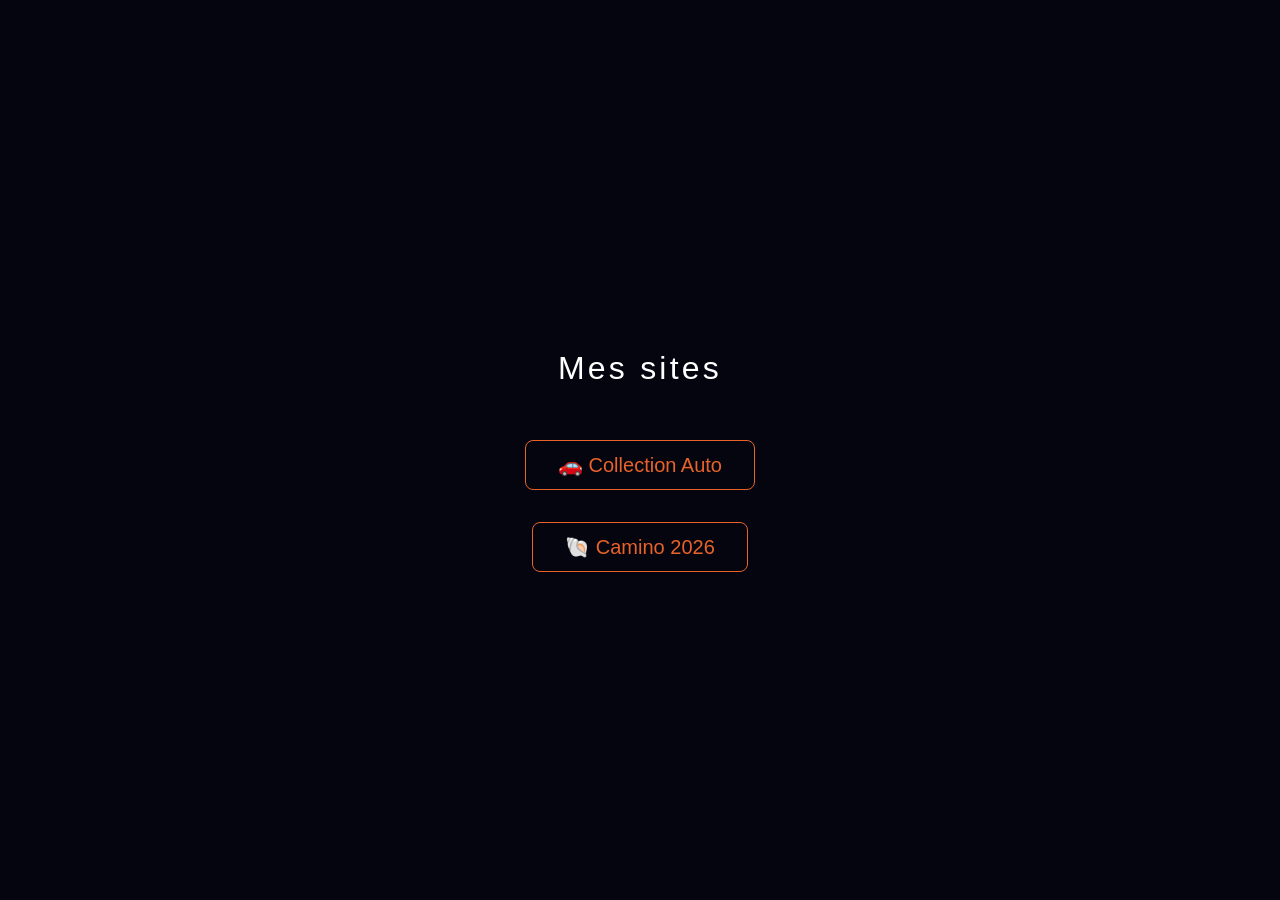
<file: accueil.html>
<!DOCTYPE html>
<html lang="fr">
<head><meta charset="UTF-8"><title>Sites privés</title>
<style>body{background:#050510;color:#fff;font-family:Inter,sans-serif;display:flex;align-items:center;justify-content:center;min-height:100vh;margin:0;flex-direction:column;gap:2rem}
a{color:#E8622A;font-size:1.25rem;text-decoration:none;border:1px solid #E8622A;padding:.75rem 2rem;border-radius:8px}
a:hover{background:#E8622A;color:#fff}</style>
</head>
<body>
<h1 style="font-weight:300;letter-spacing:.1em">Mes sites</h1>
<a href="./index.html">🚗 Collection Auto</a>
<a href="./camino.html">🐚 Camino 2026</a>
</body></html>
</file>
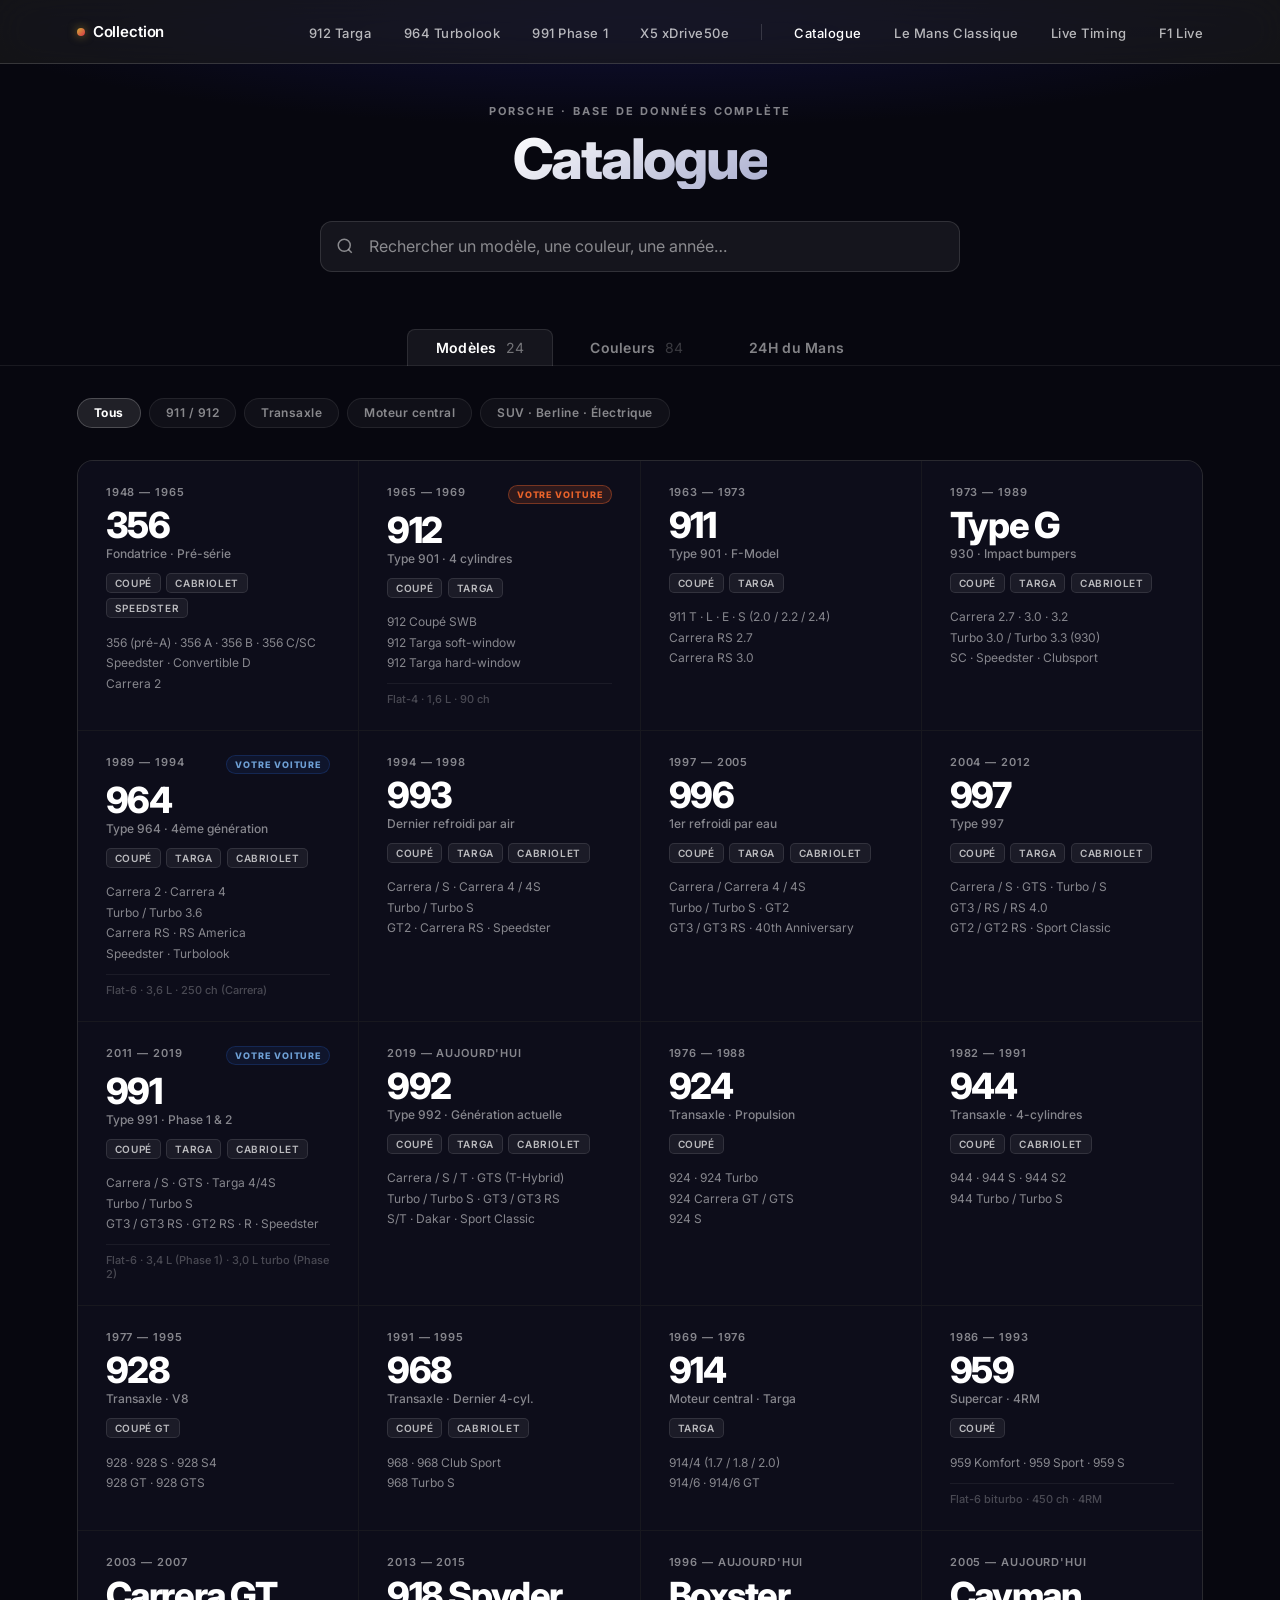
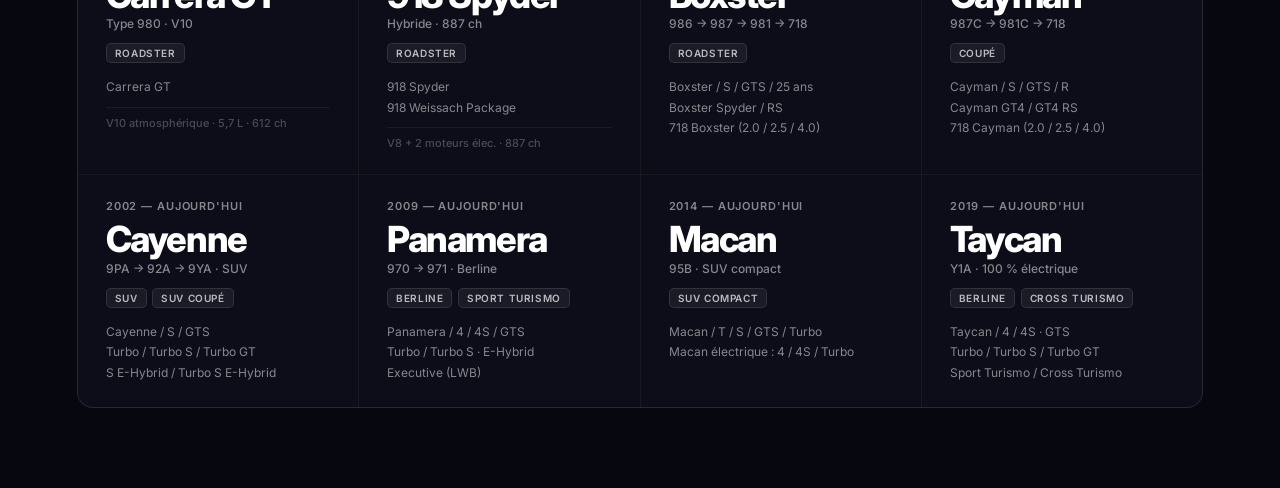
<file: catalogue.html>
<!DOCTYPE html>
<html lang="fr">
<head>
  <meta charset="UTF-8">
  <meta name="viewport" content="width=device-width, initial-scale=1.0">
  <title>Catalogue — Garage Privé</title>
  <link rel="preconnect" href="https://fonts.googleapis.com">
  <link rel="preconnect" href="https://fonts.gstatic.com" crossorigin>
  <link href="https://fonts.googleapis.com/css2?family=Inter:wght@300;400;500;600;700;800;900&display=swap" rel="stylesheet">
  <link rel="stylesheet" href="styles/main.css">

  <style>
    /* ─── CATALOGUE PAGE ─── */
    body { background: #07070f; }

    /* NAV override for catalogue link */
    .nav-catalogue-link { color: var(--text-primary) !important; }
    .nav-back {
      display: flex; align-items: center; gap: .4rem;
      font-size: .8125rem; font-weight: 500; color: var(--text-secondary);
      transition: color .2s;
    }
    .nav-back:hover { color: var(--text-primary); }
    .nav-back svg { opacity: .6; }

    /* ─── HERO ─── */
    .cat-hero {
      min-height: 22vh;
      display: flex; flex-direction: column;
      align-items: center; justify-content: center;
      padding: calc(var(--nav-h) + 2.5rem) var(--section-pad-x) 2rem;
      text-align: center;
      background: radial-gradient(ellipse 80% 60% at 50% 0%, #10103a 0%, #07070f 70%);
    }
    .cat-eyebrow {
      font-size: .6875rem; font-weight: 700; letter-spacing: .2em;
      text-transform: uppercase; color: var(--text-muted); margin-bottom: .75rem;
    }
    .cat-title {
      font-size: clamp(2rem, 5vw, 3.5rem); font-weight: 800;
      letter-spacing: -.04em; line-height: 1.05;
      background: linear-gradient(150deg, #fff 0%, rgba(210,215,255,.8) 100%);
      -webkit-background-clip: text; -webkit-text-fill-color: transparent; background-clip: text;
      margin-bottom: 2rem;
    }

    /* ─── SEARCH ─── */
    .search-wrap {
      width: 100%; max-width: 640px; position: relative;
    }
    .search-wrap svg {
      position: absolute; left: 1rem; top: 50%; transform: translateY(-50%);
      color: var(--text-muted); pointer-events: none;
    }
    #search-input {
      width: 100%; padding: .9rem 1rem .9rem 3rem;
      background: rgba(255,255,255,.06); border: 1px solid rgba(255,255,255,.12);
      border-radius: 12px; color: var(--text-primary);
      font-family: var(--font-sans); font-size: 1rem; font-weight: 400;
      outline: none; transition: border-color .2s, background .2s;
    }
    #search-input::placeholder { color: var(--text-muted); }
    #search-input:focus {
      border-color: rgba(255,255,255,.3);
      background: rgba(255,255,255,.09);
    }

    /* ─── TABS ─── */
    .cat-tabs {
      display: flex; justify-content: center; gap: .5rem;
      padding: 1.5rem var(--section-pad-x) 0;
      border-bottom: 1px solid rgba(255,255,255,.07);
    }
    .tab-btn {
      padding: .6rem 1.75rem; border-radius: 8px 8px 0 0;
      font-size: .875rem; font-weight: 600; letter-spacing: .02em;
      color: var(--text-muted); background: transparent;
      border: 1px solid transparent; border-bottom: none;
      cursor: pointer; transition: color .2s, background .2s;
      position: relative; bottom: -1px;
    }
    .tab-btn.active {
      color: var(--text-primary);
      background: rgba(255,255,255,.06);
      border-color: rgba(255,255,255,.1);
    }
    .tab-btn:hover:not(.active) { color: var(--text-secondary); }

    /* ─── SECTION LAYOUT ─── */
    .cat-section {
      max-width: 1360px; margin: 0 auto;
      padding: 2rem var(--section-pad-x) 5rem;
    }
    .cat-section.hidden { display: none; }

    /* ─── FILTER CHIPS ─── */
    .filter-row {
      display: flex; flex-wrap: wrap; gap: .5rem;
      margin-bottom: 2rem;
    }
    .chip {
      padding: .4rem 1rem; border-radius: 100px;
      font-size: .75rem; font-weight: 600; letter-spacing: .04em;
      color: var(--text-muted);
      background: rgba(255,255,255,.04);
      border: 1px solid rgba(255,255,255,.08);
      cursor: pointer; transition: all .2s;
    }
    .chip.active, .chip:hover {
      color: var(--text-primary);
      background: rgba(255,255,255,.1);
      border-color: rgba(255,255,255,.2);
    }
    .chip.active { font-weight: 700; }

    /* ─── RESULT COUNT ─── */
    .result-count {
      font-size: .75rem; font-weight: 500;
      color: var(--text-muted); margin-bottom: 1.25rem;
    }

    /* ════════════════════════════════
       MODELS GRID
       ════════════════════════════════ */
    .models-grid {
      display: grid;
      grid-template-columns: repeat(auto-fill, minmax(280px, 1fr));
      gap: 1px;
      background: rgba(255,255,255,.07);
      border: 1px solid rgba(255,255,255,.07);
      border-radius: 16px;
      overflow: hidden;
    }

    .model-card {
      background: #0d0d1a;
      padding: 1.5rem 1.75rem;
      cursor: default;
      transition: background .2s;
      position: relative;
    }
    .model-card:hover { background: #12121f; }
    .model-card.hidden-card { display: none; }

    .model-card-top {
      display: flex; justify-content: space-between;
      align-items: flex-start; gap: .5rem;
      margin-bottom: .5rem;
    }
    .model-years {
      font-size: .6875rem; font-weight: 600;
      letter-spacing: .08em; color: var(--text-muted);
      text-transform: uppercase;
    }
    .badge-yours {
      display: inline-block;
      font-size: .5625rem; font-weight: 800;
      letter-spacing: .1em; text-transform: uppercase;
      padding: 3px 8px; border-radius: 100px;
      background: rgba(232,98,42,.15);
      border: 1px solid rgba(232,98,42,.4);
      color: #E8622A; flex-shrink: 0;
    }
    .badge-yours.blue {
      background: rgba(26,58,122,.2);
      border-color: rgba(26,58,122,.5);
      color: #6e9fd4;
    }

    .model-name {
      font-size: 2.25rem; font-weight: 800;
      letter-spacing: -.04em; line-height: 1;
      color: var(--text-primary); margin-bottom: .2rem;
    }
    .model-gen {
      font-size: .75rem; font-weight: 500;
      color: var(--text-muted); margin-bottom: .75rem;
    }
    .model-bodies {
      display: flex; flex-wrap: wrap; gap: .35rem;
      margin-bottom: .9rem;
    }
    .body-chip {
      font-size: .625rem; font-weight: 600; letter-spacing: .06em;
      text-transform: uppercase;
      padding: 3px 8px; border-radius: 5px;
      background: rgba(255,255,255,.06);
      border: 1px solid rgba(255,255,255,.1);
      color: var(--text-secondary);
    }
    .model-variants {
      font-size: .75rem; font-weight: 400;
      color: var(--text-muted); line-height: 1.7;
    }
    .model-variants span { display: block; }
    .model-note {
      margin-top: .6rem;
      font-size: .6875rem; font-weight: 500;
      color: rgba(255,255,255,.25);
      border-top: 1px solid rgba(255,255,255,.06);
      padding-top: .5rem;
    }

    /* ════════════════════════════════
       COLORS GRID
       ════════════════════════════════ */
    .colors-grid {
      display: grid;
      grid-template-columns: repeat(auto-fill, minmax(160px, 1fr));
      gap: 1px;
      background: rgba(255,255,255,.07);
      border: 1px solid rgba(255,255,255,.07);
      border-radius: 16px;
      overflow: hidden;
    }

    .color-card {
      background: #0d0d1a;
      padding: 1.25rem 1rem 1rem;
      display: flex; flex-direction: column;
      align-items: center; gap: .75rem;
      cursor: default; transition: background .2s;
    }
    .color-card:hover { background: #12121f; }
    .color-card.hidden-card { display: none; }

    .color-dot {
      width: 72px; height: 72px; border-radius: 50%;
      border: 1px solid rgba(255,255,255,.1);
      flex-shrink: 0; transition: transform .2s var(--ease-spring);
    }
    .color-card:hover .color-dot { transform: scale(1.07); }

    .color-card--yours .color-dot {
      width: 84px; height: 84px;
      box-shadow: 0 0 0 3px rgba(255,255,255,.08);
    }

    .color-info { text-align: center; width: 100%; }
    .color-name {
      font-size: .8125rem; font-weight: 700;
      color: var(--text-primary); line-height: 1.3;
      margin-bottom: .3rem;
    }
    .color-meta {
      font-size: .625rem; font-weight: 600;
      color: var(--text-muted); letter-spacing: .06em;
      text-transform: uppercase;
    }
    .color-badge-yours {
      display: inline-block; margin-top: .35rem;
      font-size: .5rem; font-weight: 800; letter-spacing: .1em;
      text-transform: uppercase; padding: 2px 7px; border-radius: 100px;
    }

    /* ─── LE MANS SECTIONS ─── */
    .lm-intro {
      background: rgba(255,255,255,.03); border: 1px solid rgba(255,255,255,.07);
      border-radius: 16px; padding: 1.75rem 2rem; margin-bottom: 2rem;
      display: flex; align-items: center; gap: 1.5rem;
    }
    .lm-intro-icon {
      font-size: 2.5rem; flex-shrink: 0; line-height: 1;
    }
    .lm-intro p { font-size: .875rem; line-height: 1.7; color: var(--text-secondary); }
    .lm-intro strong { color: var(--text-primary); }

    .lm-era-label {
      font-size: .6875rem; font-weight: 700; letter-spacing: .18em;
      text-transform: uppercase; color: var(--text-muted);
      margin: 2rem 0 .75rem;
      padding-bottom: .5rem; border-bottom: 1px solid rgba(255,255,255,.06);
    }

    .lm-grid {
      display: grid;
      grid-template-columns: repeat(auto-fill, minmax(260px, 1fr));
      gap: 1px;
      background: rgba(255,255,255,.07);
      border: 1px solid rgba(255,255,255,.07);
      border-radius: 16px; overflow: hidden;
      margin-bottom: 2rem;
    }

    .lm-card {
      background: #0d0d1a; padding: 1.25rem 1.5rem;
      transition: background .2s; position: relative;
    }
    .lm-card:hover { background: #12121f; }

    .lm-year {
      font-size: 2rem; font-weight: 800; letter-spacing: -.04em;
      color: var(--text-primary); line-height: 1; margin-bottom: .2rem;
    }
    .lm-car {
      font-size: .8125rem; font-weight: 700; color: rgba(255,255,255,.7);
      margin-bottom: .5rem;
    }
    .lm-drivers {
      font-size: .75rem; color: var(--text-muted); line-height: 1.5;
      margin-bottom: .4rem;
    }
    .lm-note {
      font-size: .6875rem; font-weight: 500;
      color: rgba(255,255,255,.2); margin-top: .4rem;
      border-top: 1px solid rgba(255,255,255,.05); padding-top: .4rem;
    }
    .lm-badge {
      position: absolute; top: 1rem; right: 1rem;
      font-size: .5rem; font-weight: 800; letter-spacing: .1em;
      text-transform: uppercase; padding: 2px 7px; border-radius: 100px;
      background: rgba(232,98,42,.12); border: 1px solid rgba(232,98,42,.3);
      color: #E8622A;
    }

    /* Plateaux Le Mans Classique */
    .plateau-grid {
      display: grid;
      grid-template-columns: repeat(auto-fill, minmax(300px, 1fr));
      gap: 1px;
      background: rgba(255,255,255,.07);
      border: 1px solid rgba(255,255,255,.07);
      border-radius: 16px; overflow: hidden;
      margin-bottom: 2rem;
    }
    .plateau-card {
      background: #0d0d1a; padding: 1.25rem 1.5rem; transition: background .2s;
    }
    .plateau-card:hover { background: #12121f; }
    .plateau-num {
      font-size: .625rem; font-weight: 700; letter-spacing: .12em;
      text-transform: uppercase; color: var(--text-muted); margin-bottom: .3rem;
    }
    .plateau-years {
      font-size: 1.25rem; font-weight: 800; letter-spacing: -.03em;
      color: var(--text-primary); margin-bottom: .4rem;
    }
    .plateau-cars {
      font-size: .75rem; color: var(--text-secondary); line-height: 1.6;
    }
    .plateau-cars .highlight { color: #E8622A; font-weight: 600; }

    /* ─── NO RESULTS ─── */
    .no-results {
      text-align: center; padding: 4rem 2rem;
      color: var(--text-muted); font-size: .9375rem;
      display: none;
    }
    .no-results.visible { display: block; }

    /* ─── RESPONSIVE ─── */
    @media (max-width: 768px) {
      .models-grid { grid-template-columns: 1fr 1fr; }
      .colors-grid { grid-template-columns: repeat(3, 1fr); }
      .model-name { font-size: 1.75rem; }
    }
    @media (max-width: 480px) {
      .models-grid { grid-template-columns: 1fr; }
      .colors-grid { grid-template-columns: repeat(2, 1fr); }
    }
  </style>
</head>
<body>

  <!-- ═══ NAV ═══ -->
  <nav class="nav-glass" id="nav">
    <a href="index.html" class="nav-logo">
      <span class="logo-dot"></span>
      Collection
    </a>
    <ul class="nav-links">
      <li><a href="index.html#porsche-912">912 Targa</a></li>
      <li><a href="index.html#porsche-964">964 Turbolook</a></li>
      <li><a href="index.html#porsche-991">991 Phase 1</a></li>
      <li><a href="index.html#bmw-x5">X5 xDrive50e</a></li>
      <li class="nav-sep" aria-hidden="true"></li>
      <li><a href="catalogue.html" style="color:var(--text-primary)">Catalogue</a></li>
      <li><a href="lemans-classique.html">Le Mans Classique</a></li>
      <li><a href="live-timing.html">Live Timing</a></li>
      <li><a href="f1-live.html">F1 Live</a></li>
    </ul>
  </nav>

  <!-- ═══ HERO + SEARCH ═══ -->
  <header class="cat-hero">
    <p class="cat-eyebrow">Porsche · Base de données complète</p>
    <h1 class="cat-title">Catalogue</h1>
    <div class="search-wrap">
      <svg width="18" height="18" viewBox="0 0 24 24" fill="none" stroke="currentColor" stroke-width="2">
        <circle cx="11" cy="11" r="8"/><path d="m21 21-4.35-4.35"/>
      </svg>
      <input type="search" id="search-input" placeholder="Rechercher un modèle, une couleur, une année…" autocomplete="off" spellcheck="false">
    </div>
  </header>

  <!-- ═══ TABS ═══ -->
  <div class="cat-tabs">
    <button class="tab-btn active" data-tab="models">
      Modèles <span id="models-count" style="opacity:.4;font-weight:400;margin-left:.3rem"></span>
    </button>
    <button class="tab-btn" data-tab="colors">
      Couleurs <span id="colors-count" style="opacity:.4;font-weight:400;margin-left:.3rem"></span>
    </button>
    <button class="tab-btn" data-tab="lemans24">24H du Mans</button>
  </div>

  <!-- ════════════════════════════════════════
       MODELS TAB
       ════════════════════════════════════════ -->
  <section id="tab-models" class="cat-section">

    <div class="filter-row" id="models-filters">
      <button class="chip active" data-filter="all">Tous</button>
      <button class="chip" data-filter="911">911 / 912</button>
      <button class="chip" data-filter="transaxle">Transaxle</button>
      <button class="chip" data-filter="sport">Moteur central</button>
      <button class="chip" data-filter="suv">SUV · Berline · Électrique</button>
    </div>

    <div class="models-grid" id="models-grid">

      <!-- 356 -->
      <article class="model-card" data-family="911" data-search="356 1948 1965 coupe cabriolet speedster">
        <div class="model-card-top">
          <span class="model-years">1948 — 1965</span>
        </div>
        <h2 class="model-name">356</h2>
        <p class="model-gen">Fondatrice · Pré-série</p>
        <div class="model-bodies">
          <span class="body-chip">Coupé</span>
          <span class="body-chip">Cabriolet</span>
          <span class="body-chip">Speedster</span>
        </div>
        <div class="model-variants">
          <span>356 (pré-A) · 356 A · 356 B · 356 C/SC</span>
          <span>Speedster · Convertible D</span>
          <span>Carrera 2</span>
        </div>
      </article>

      <!-- 912 — VOTRE VOITURE -->
      <article class="model-card" data-family="911" data-search="912 targa 1965 1969 4 cylindres swb soft window">
        <div class="model-card-top">
          <span class="model-years">1965 — 1969</span>
          <span class="badge-yours">Votre voiture</span>
        </div>
        <h2 class="model-name">912</h2>
        <p class="model-gen">Type 901 · 4 cylindres</p>
        <div class="model-bodies">
          <span class="body-chip">Coupé</span>
          <span class="body-chip">Targa</span>
        </div>
        <div class="model-variants">
          <span>912 Coupé SWB</span>
          <span>912 Targa soft-window</span>
          <span>912 Targa hard-window</span>
        </div>
        <p class="model-note">Flat-4 · 1,6 L · 90 ch</p>
      </article>

      <!-- 911 (901) -->
      <article class="model-card" data-family="911" data-search="911 901 1963 1973 carrera rs 2.7 e s t l">
        <div class="model-card-top">
          <span class="model-years">1963 — 1973</span>
        </div>
        <h2 class="model-name">911</h2>
        <p class="model-gen">Type 901 · F-Model</p>
        <div class="model-bodies">
          <span class="body-chip">Coupé</span>
          <span class="body-chip">Targa</span>
        </div>
        <div class="model-variants">
          <span>911 T · L · E · S (2.0 / 2.2 / 2.4)</span>
          <span>Carrera RS 2.7</span>
          <span>Carrera RS 3.0</span>
        </div>
      </article>

      <!-- Type G -->
      <article class="model-card" data-family="911" data-search="type g 930 turbo 1973 1989 carrera 2.7 3.0 sc speedster">
        <div class="model-card-top">
          <span class="model-years">1973 — 1989</span>
        </div>
        <h2 class="model-name">Type G</h2>
        <p class="model-gen">930 · Impact bumpers</p>
        <div class="model-bodies">
          <span class="body-chip">Coupé</span>
          <span class="body-chip">Targa</span>
          <span class="body-chip">Cabriolet</span>
        </div>
        <div class="model-variants">
          <span>Carrera 2.7 · 3.0 · 3.2</span>
          <span>Turbo 3.0 / Turbo 3.3 (930)</span>
          <span>SC · Speedster · Clubsport</span>
        </div>
      </article>

      <!-- 964 — VOTRE VOITURE -->
      <article class="model-card" data-family="911" data-search="964 1989 1994 carrera 2 4 turbo rs cabriolet turbolook">
        <div class="model-card-top">
          <span class="model-years">1989 — 1994</span>
          <span class="badge-yours blue">Votre voiture</span>
        </div>
        <h2 class="model-name">964</h2>
        <p class="model-gen">Type 964 · 4ème génération</p>
        <div class="model-bodies">
          <span class="body-chip">Coupé</span>
          <span class="body-chip">Targa</span>
          <span class="body-chip">Cabriolet</span>
        </div>
        <div class="model-variants">
          <span>Carrera 2 · Carrera 4</span>
          <span>Turbo / Turbo 3.6</span>
          <span>Carrera RS · RS America</span>
          <span>Speedster · Turbolook</span>
        </div>
        <p class="model-note">Flat-6 · 3,6 L · 250 ch (Carrera)</p>
      </article>

      <!-- 993 -->
      <article class="model-card" data-family="911" data-search="993 1994 1998 carrera 4s turbo gt2 dernier air cooled">
        <div class="model-card-top">
          <span class="model-years">1994 — 1998</span>
        </div>
        <h2 class="model-name">993</h2>
        <p class="model-gen">Dernier refroidi par air</p>
        <div class="model-bodies">
          <span class="body-chip">Coupé</span>
          <span class="body-chip">Targa</span>
          <span class="body-chip">Cabriolet</span>
        </div>
        <div class="model-variants">
          <span>Carrera / S · Carrera 4 / 4S</span>
          <span>Turbo / Turbo S</span>
          <span>GT2 · Carrera RS · Speedster</span>
        </div>
      </article>

      <!-- 996 -->
      <article class="model-card" data-family="911" data-search="996 1997 2005 gt3 gt2 turbo water cooled">
        <div class="model-card-top">
          <span class="model-years">1997 — 2005</span>
        </div>
        <h2 class="model-name">996</h2>
        <p class="model-gen">1er refroidi par eau</p>
        <div class="model-bodies">
          <span class="body-chip">Coupé</span>
          <span class="body-chip">Targa</span>
          <span class="body-chip">Cabriolet</span>
        </div>
        <div class="model-variants">
          <span>Carrera / Carrera 4 / 4S</span>
          <span>Turbo / Turbo S · GT2</span>
          <span>GT3 / GT3 RS · 40th Anniversary</span>
        </div>
      </article>

      <!-- 997 -->
      <article class="model-card" data-family="911" data-search="997 2004 2012 gt3 gt2 rs sport classic targa turbo s">
        <div class="model-card-top">
          <span class="model-years">2004 — 2012</span>
        </div>
        <h2 class="model-name">997</h2>
        <p class="model-gen">Type 997</p>
        <div class="model-bodies">
          <span class="body-chip">Coupé</span>
          <span class="body-chip">Targa</span>
          <span class="body-chip">Cabriolet</span>
        </div>
        <div class="model-variants">
          <span>Carrera / S · GTS · Turbo / S</span>
          <span>GT3 / RS / RS 4.0</span>
          <span>GT2 / GT2 RS · Sport Classic</span>
        </div>
      </article>

      <!-- 991 — VOTRE VOITURE -->
      <article class="model-card" data-family="911" data-search="991 2011 2019 carrera gts gt3 gt2 rs 911r speedster targa">
        <div class="model-card-top">
          <span class="model-years">2011 — 2019</span>
          <span class="badge-yours blue">Votre voiture</span>
        </div>
        <h2 class="model-name">991</h2>
        <p class="model-gen">Type 991 · Phase 1 & 2</p>
        <div class="model-bodies">
          <span class="body-chip">Coupé</span>
          <span class="body-chip">Targa</span>
          <span class="body-chip">Cabriolet</span>
        </div>
        <div class="model-variants">
          <span>Carrera / S · GTS · Targa 4/4S</span>
          <span>Turbo / Turbo S</span>
          <span>GT3 / GT3 RS · GT2 RS · R · Speedster</span>
        </div>
        <p class="model-note">Flat-6 · 3,4 L (Phase 1) · 3,0 L turbo (Phase 2)</p>
      </article>

      <!-- 992 -->
      <article class="model-card" data-family="911" data-search="992 2019 carrera gts targa turbo gt3 dakar sport classic t-hybrid">
        <div class="model-card-top">
          <span class="model-years">2019 — aujourd'hui</span>
        </div>
        <h2 class="model-name">992</h2>
        <p class="model-gen">Type 992 · Génération actuelle</p>
        <div class="model-bodies">
          <span class="body-chip">Coupé</span>
          <span class="body-chip">Targa</span>
          <span class="body-chip">Cabriolet</span>
        </div>
        <div class="model-variants">
          <span>Carrera / S / T · GTS (T-Hybrid)</span>
          <span>Turbo / Turbo S · GT3 / GT3 RS</span>
          <span>S/T · Dakar · Sport Classic</span>
        </div>
      </article>

      <!-- 924 -->
      <article class="model-card" data-family="transaxle" data-search="924 1976 1988 transaxle turbo carrera gt gts">
        <div class="model-card-top">
          <span class="model-years">1976 — 1988</span>
        </div>
        <h2 class="model-name">924</h2>
        <p class="model-gen">Transaxle · Propulsion</p>
        <div class="model-bodies">
          <span class="body-chip">Coupé</span>
        </div>
        <div class="model-variants">
          <span>924 · 924 Turbo</span>
          <span>924 Carrera GT / GTS</span>
          <span>924 S</span>
        </div>
      </article>

      <!-- 944 -->
      <article class="model-card" data-family="transaxle" data-search="944 1982 1991 transaxle turbo s2 cabriolet">
        <div class="model-card-top">
          <span class="model-years">1982 — 1991</span>
        </div>
        <h2 class="model-name">944</h2>
        <p class="model-gen">Transaxle · 4-cylindres</p>
        <div class="model-bodies">
          <span class="body-chip">Coupé</span>
          <span class="body-chip">Cabriolet</span>
        </div>
        <div class="model-variants">
          <span>944 · 944 S · 944 S2</span>
          <span>944 Turbo / Turbo S</span>
        </div>
      </article>

      <!-- 928 -->
      <article class="model-card" data-family="transaxle" data-search="928 1977 1995 v8 gt gts s4">
        <div class="model-card-top">
          <span class="model-years">1977 — 1995</span>
        </div>
        <h2 class="model-name">928</h2>
        <p class="model-gen">Transaxle · V8</p>
        <div class="model-bodies">
          <span class="body-chip">Coupé GT</span>
        </div>
        <div class="model-variants">
          <span>928 · 928 S · 928 S4</span>
          <span>928 GT · 928 GTS</span>
        </div>
      </article>

      <!-- 968 -->
      <article class="model-card" data-family="transaxle" data-search="968 1991 1995 club sport turbo s cabriolet">
        <div class="model-card-top">
          <span class="model-years">1991 — 1995</span>
        </div>
        <h2 class="model-name">968</h2>
        <p class="model-gen">Transaxle · Dernier 4-cyl.</p>
        <div class="model-bodies">
          <span class="body-chip">Coupé</span>
          <span class="body-chip">Cabriolet</span>
        </div>
        <div class="model-variants">
          <span>968 · 968 Club Sport</span>
          <span>968 Turbo S</span>
        </div>
      </article>

      <!-- 914 -->
      <article class="model-card" data-family="sport" data-search="914 1969 1976 targa moteur central 4 6 cylindres gt">
        <div class="model-card-top">
          <span class="model-years">1969 — 1976</span>
        </div>
        <h2 class="model-name">914</h2>
        <p class="model-gen">Moteur central · Targa</p>
        <div class="model-bodies">
          <span class="body-chip">Targa</span>
        </div>
        <div class="model-variants">
          <span>914/4 (1.7 / 1.8 / 2.0)</span>
          <span>914/6 · 914/6 GT</span>
        </div>
      </article>

      <!-- 959 -->
      <article class="model-card" data-family="sport" data-search="959 1986 1993 supercar 4x4 komfort sport awd">
        <div class="model-card-top">
          <span class="model-years">1986 — 1993</span>
        </div>
        <h2 class="model-name">959</h2>
        <p class="model-gen">Supercar · 4RM</p>
        <div class="model-bodies">
          <span class="body-chip">Coupé</span>
        </div>
        <div class="model-variants">
          <span>959 Komfort · 959 Sport · 959 S</span>
        </div>
        <p class="model-note">Flat-6 biturbo · 450 ch · 4RM</p>
      </article>

      <!-- Carrera GT -->
      <article class="model-card" data-family="sport" data-search="carrera gt 980 2003 2007 v10 roadster">
        <div class="model-card-top">
          <span class="model-years">2003 — 2007</span>
        </div>
        <h2 class="model-name">Carrera GT</h2>
        <p class="model-gen">Type 980 · V10</p>
        <div class="model-bodies">
          <span class="body-chip">Roadster</span>
        </div>
        <div class="model-variants">
          <span>Carrera GT</span>
        </div>
        <p class="model-note">V10 atmosphérique · 5,7 L · 612 ch</p>
      </article>

      <!-- 918 -->
      <article class="model-card" data-family="sport" data-search="918 spyder 2013 2015 hybride v8 weissach">
        <div class="model-card-top">
          <span class="model-years">2013 — 2015</span>
        </div>
        <h2 class="model-name">918 Spyder</h2>
        <p class="model-gen">Hybride · 887 ch</p>
        <div class="model-bodies">
          <span class="body-chip">Roadster</span>
        </div>
        <div class="model-variants">
          <span>918 Spyder</span>
          <span>918 Weissach Package</span>
        </div>
        <p class="model-note">V8 + 2 moteurs élec. · 887 ch</p>
      </article>

      <!-- Boxster / 718 -->
      <article class="model-card" data-family="sport" data-search="boxster 718 986 987 981 982 1996 roadster spyder gts">
        <div class="model-card-top">
          <span class="model-years">1996 — aujourd'hui</span>
        </div>
        <h2 class="model-name">Boxster</h2>
        <p class="model-gen">986 → 987 → 981 → 718</p>
        <div class="model-bodies">
          <span class="body-chip">Roadster</span>
        </div>
        <div class="model-variants">
          <span>Boxster / S / GTS / 25 ans</span>
          <span>Boxster Spyder / RS</span>
          <span>718 Boxster (2.0 / 2.5 / 4.0)</span>
        </div>
      </article>

      <!-- Cayman / 718 -->
      <article class="model-card" data-family="sport" data-search="cayman 987c 981c 718 2005 coupe gt4 gt4rs">
        <div class="model-card-top">
          <span class="model-years">2005 — aujourd'hui</span>
        </div>
        <h2 class="model-name">Cayman</h2>
        <p class="model-gen">987C → 981C → 718</p>
        <div class="model-bodies">
          <span class="body-chip">Coupé</span>
        </div>
        <div class="model-variants">
          <span>Cayman / S / GTS / R</span>
          <span>Cayman GT4 / GT4 RS</span>
          <span>718 Cayman (2.0 / 2.5 / 4.0)</span>
        </div>
      </article>

      <!-- Cayenne -->
      <article class="model-card" data-family="suv" data-search="cayenne 9pa 92a 9ya 2002 suv turbo hybrid diesel">
        <div class="model-card-top">
          <span class="model-years">2002 — aujourd'hui</span>
        </div>
        <h2 class="model-name">Cayenne</h2>
        <p class="model-gen">9PA → 92A → 9YA · SUV</p>
        <div class="model-bodies">
          <span class="body-chip">SUV</span>
          <span class="body-chip">SUV Coupé</span>
        </div>
        <div class="model-variants">
          <span>Cayenne / S / GTS</span>
          <span>Turbo / Turbo S / Turbo GT</span>
          <span>S E-Hybrid / Turbo S E-Hybrid</span>
        </div>
      </article>

      <!-- Panamera -->
      <article class="model-card" data-family="suv" data-search="panamera 970 971 2009 berline sport turismo executive">
        <div class="model-card-top">
          <span class="model-years">2009 — aujourd'hui</span>
        </div>
        <h2 class="model-name">Panamera</h2>
        <p class="model-gen">970 → 971 · Berline</p>
        <div class="model-bodies">
          <span class="body-chip">Berline</span>
          <span class="body-chip">Sport Turismo</span>
        </div>
        <div class="model-variants">
          <span>Panamera / 4 / 4S / GTS</span>
          <span>Turbo / Turbo S · E-Hybrid</span>
          <span>Executive (LWB)</span>
        </div>
      </article>

      <!-- Macan -->
      <article class="model-card" data-family="suv" data-search="macan 95b 2014 suv compact electrique ev">
        <div class="model-card-top">
          <span class="model-years">2014 — aujourd'hui</span>
        </div>
        <h2 class="model-name">Macan</h2>
        <p class="model-gen">95B · SUV compact</p>
        <div class="model-bodies">
          <span class="body-chip">SUV compact</span>
        </div>
        <div class="model-variants">
          <span>Macan / T / S / GTS / Turbo</span>
          <span>Macan électrique : 4 / 4S / Turbo</span>
        </div>
      </article>

      <!-- Taycan -->
      <article class="model-card" data-family="suv" data-search="taycan y1a 2019 electrique berline ev turbo gts">
        <div class="model-card-top">
          <span class="model-years">2019 — aujourd'hui</span>
        </div>
        <h2 class="model-name">Taycan</h2>
        <p class="model-gen">Y1A · 100 % électrique</p>
        <div class="model-bodies">
          <span class="body-chip">Berline</span>
          <span class="body-chip">Cross Turismo</span>
        </div>
        <div class="model-variants">
          <span>Taycan / 4 / 4S · GTS</span>
          <span>Turbo / Turbo S / Turbo GT</span>
          <span>Sport Turismo / Cross Turismo</span>
        </div>
      </article>

    </div>
    <p class="no-results" id="models-no-results">Aucun modèle trouvé pour cette recherche.</p>
  </section>


  <!-- ════════════════════════════════════════
       COLORS TAB
       ════════════════════════════════════════ -->
  <section id="tab-colors" class="cat-section hidden">

    <div class="filter-row" id="colors-filters">
      <button class="chip active" data-filter="all">Toutes</button>
      <button class="chip" data-filter="serie">Série</button>
      <button class="chip" data-filter="historique">Historiques</button>
      <button class="chip" data-filter="pts">Paint to Sample</button>
    </div>

    <div class="colors-grid" id="colors-grid">

      <!-- VOS TEINTES -->
      <div class="color-card color-card--yours" data-type="historique" data-search="orange signal historique annees 70 912"><div class="color-dot" style="background:#E8622A;box-shadow:0 0 24px rgba(232,98,42,.4)"></div><div class="color-info"><p class="color-name">Orange Signal</p><p class="color-meta">Historique · Années 70</p><span class="color-badge-yours" style="background:rgba(232,98,42,.15);border:1px solid rgba(232,98,42,.4);color:#E8622A">Votre 912</span></div></div>
      <div class="color-card color-card--yours" data-type="serie" data-search="bleu nuit metallise serie 964 991"><div class="color-dot" style="background:#0D1B3E;box-shadow:0 0 24px rgba(26,58,122,.45)"></div><div class="color-info"><p class="color-name">Bleu Nuit métallisé</p><p class="color-meta">Métallisé · Série</p><span class="color-badge-yours" style="background:rgba(26,58,122,.2);border:1px solid rgba(26,58,122,.5);color:#6e9fd4">Votre 964 · 991</span></div></div>

      <!-- SERIE SOLIDES -->
      <div class="color-card" data-type="serie" data-search="noir solide serie catalogue actuel"><div class="color-dot" style="background:#1c1c1e"></div><div class="color-info"><p class="color-name">Noir</p><p class="color-meta">Solide · Série</p></div></div>
      <div class="color-card" data-type="serie" data-search="blanc solide serie catalogue actuel"><div class="color-dot" style="background:#f0efe8;border-color:rgba(255,255,255,.25)"></div><div class="color-info"><p class="color-name">Blanc</p><p class="color-meta">Solide · Série</p></div></div>
      <div class="color-card" data-type="serie" data-search="rouge indien guards red solide emblematique 1970"><div class="color-dot" style="background:#BC2229"></div><div class="color-info"><p class="color-name">Rouge Indien (Guards Red)</p><p class="color-meta">Solide · Emblématique</p></div></div>
      <div class="color-card" data-type="serie" data-search="jaune racing yellow solide serie catalogue actuel"><div class="color-dot" style="background:#ECC400"></div><div class="color-info"><p class="color-name">Jaune Racing (Racing Yellow)</p><p class="color-meta">Solide · Série</p></div></div>

      <!-- SERIE METALLISEES -->
      <div class="color-card" data-type="serie" data-search="noir intense metallise serie catalogue actuel"><div class="color-dot" style="background:#242428"></div><div class="color-info"><p class="color-name">Noir Intense métallisé</p><p class="color-meta">Métallisé · Série</p></div></div>
      <div class="color-card" data-type="serie" data-search="gris quartz metallise serie catalogue actuel"><div class="color-dot" style="background:#8e8e96"></div><div class="color-info"><p class="color-name">Gris Quartz métallisé</p><p class="color-meta">Métallisé · Série</p></div></div>
      <div class="color-card" data-type="serie" data-search="gris aventurine metallise serie catalogue actuel"><div class="color-dot" style="background:#7a7c80"></div><div class="color-info"><p class="color-name">Gris Aventurine métallisé</p><p class="color-meta">Métallisé · Série</p></div></div>
      <div class="color-card" data-type="serie" data-search="argent gt metallise silver serie catalogue actuel"><div class="color-dot" style="background:#c0c0ca"></div><div class="color-info"><p class="color-name">Argent GT métallisé</p><p class="color-meta">Métallisé · Série</p></div></div>
      <div class="color-card" data-type="serie" data-search="gris dolomite metallise serie catalogue actuel"><div class="color-dot" style="background:#b0b0b8"></div><div class="color-info"><p class="color-name">Gris Dolomite métallisé</p><p class="color-meta">Métallisé · Série</p></div></div>
      <div class="color-card" data-type="serie" data-search="bleu gentiane metallise serie catalogue actuel"><div class="color-dot" style="background:#1a4a9e"></div><div class="color-info"><p class="color-name">Bleu Gentiane métallisé</p><p class="color-meta">Métallisé · Série</p></div></div>
      <div class="color-card" data-type="serie" data-search="vert oak metallise neo serie catalogue actuel green"><div class="color-dot" style="background:#5a6b3a"></div><div class="color-info"><p class="color-name">Vert Oak métallisé néo</p><p class="color-meta">Métallisé · Série</p></div></div>
      <div class="color-card" data-type="serie" data-search="brun truffe metallise serie catalogue actuel brown"><div class="color-dot" style="background:#6b4a30"></div><div class="color-info"><p class="color-name">Brun Truffe métallisé</p><p class="color-meta">Métallisé · Série</p></div></div>
      <div class="color-card" data-type="serie" data-search="blanc carrara metallise serie catalogue actuel"><div class="color-dot" style="background:#e8e5de;border-color:rgba(255,255,255,.2)"></div><div class="color-info"><p class="color-name">Blanc Carrara métallisé</p><p class="color-meta">Métallisé · Série</p></div></div>

      <!-- SERIE SPECIALES -->
      <div class="color-card" data-type="serie" data-search="shark blue bleu requin speciale serie catalogue"><div class="color-dot" style="background:#1a5a8a"></div><div class="color-info"><p class="color-name">Bleu Requin (Shark Blue)</p><p class="color-meta">Spéciale · Série</p></div></div>
      <div class="color-card" data-type="serie" data-search="python green vert python speciale serie catalogue"><div class="color-dot" style="background:#6ab040"></div><div class="color-info"><p class="color-name">Vert Python (Python Green)</p><p class="color-meta">Spéciale · Série</p></div></div>
      <div class="color-card" data-type="serie" data-search="lizard green jaune lezard speciale serie catalogue"><div class="color-dot" style="background:#c4d600"></div><div class="color-info"><p class="color-name">Jaune Lézard (Lizard Green)</p><p class="color-meta">Spéciale · Série</p></div></div>
      <div class="color-card" data-type="serie" data-search="bleu glacier metallise speciale serie catalogue actuel"><div class="color-dot" style="background:#4a9fc8"></div><div class="color-info"><p class="color-name">Bleu Glacier métallisé</p><p class="color-meta">Spéciale · Série</p></div></div>
      <div class="color-card" data-type="serie" data-search="bleu gulf blue speciale serie heritage gt"><div class="color-dot" style="background:#3E9FCC"></div><div class="color-info"><p class="color-name">Bleu Gulf</p><p class="color-meta">Spéciale · Heritage / GT</p></div></div>
      <div class="color-card" data-type="serie" data-search="rouge carmin carmine red speciale serie catalogue"><div class="color-dot" style="background:#c41e3a"></div><div class="color-info"><p class="color-name">Rouge Carmin (Carmine Red)</p><p class="color-meta">Spéciale · Série</p></div></div>
      <div class="color-card" data-type="serie" data-search="crayon gris clair light grey speciale serie"><div class="color-dot" style="background:#d0cfcc;border-color:rgba(255,255,255,.15)"></div><div class="color-info"><p class="color-name">Crayon (Crayon gris clair)</p><p class="color-meta">Spéciale · Série</p></div></div>
      <div class="color-card" data-type="serie" data-search="blanc chalk craie speciale serie catalogue actuel"><div class="color-dot" style="background:#bab8b2;border-color:rgba(255,255,255,.15)"></div><div class="color-info"><p class="color-name">Blanc Chalk (Craie)</p><p class="color-meta">Spéciale · Série</p></div></div>
      <div class="color-card" data-type="serie" data-search="vert aventurine neo speciale serie catalogue actuel"><div class="color-dot" style="background:#7d9a52"></div><div class="color-info"><p class="color-name">Vert Aventurine néo</p><p class="color-meta">Spéciale · Série</p></div></div>

      <!-- HISTORIQUES -->
      <div class="color-card" data-type="historique" data-search="bleu mexique mexico blue historique annees 60 70"><div class="color-dot" style="background:#1e5fa8"></div><div class="color-info"><p class="color-name">Bleu Mexique (Mexico Blue)</p><p class="color-meta">Historique · Années 60–70</p></div></div>
      <div class="color-card" data-type="historique" data-search="blood orange sang historique annees 70"><div class="color-dot" style="background:#c94824"></div><div class="color-info"><p class="color-name">Orange Sang (Blood Orange)</p><p class="color-meta">Historique · Années 70</p></div></div>
      <div class="color-card" data-type="historique" data-search="vert olive olive historique annees 70"><div class="color-dot" style="background:#6a6b3a"></div><div class="color-info"><p class="color-name">Vert Olive (Olive)</p><p class="color-meta">Historique · Années 70</p></div></div>
      <div class="color-card" data-type="historique" data-search="irish green vert irlandais historique annees 60 70"><div class="color-dot" style="background:#3c7240"></div><div class="color-info"><p class="color-name">Vert Irlandais (Irish Green)</p><p class="color-meta">Historique · Années 60–70</p></div></div>
      <div class="color-card" data-type="historique" data-search="viper green vert viper historique annees 70"><div class="color-dot" style="background:#89b33a"></div><div class="color-info"><p class="color-name">Vert Viper (Viper Green)</p><p class="color-meta">Historique · Années 70</p></div></div>
      <div class="color-card" data-type="historique" data-search="lemon yellow jaune citron historique annees 70"><div class="color-dot" style="background:#f5e800"></div><div class="color-info"><p class="color-name">Jaune Citron (Lemon Yellow)</p><p class="color-meta">Historique · Années 70</p></div></div>
      <div class="color-card" data-type="historique" data-search="brun sepia sepia brown historique annees 70"><div class="color-dot" style="background:#7a5040"></div><div class="color-info"><p class="color-name">Brun Sépia (Sepia Brown)</p><p class="color-meta">Historique · Années 70</p></div></div>
      <div class="color-card" data-type="historique" data-search="bleu albert albert blue historique annees 70"><div class="color-dot" style="background:#4567a8"></div><div class="color-info"><p class="color-name">Bleu Albert (Albert Blue)</p><p class="color-meta">Historique · Années 70</p></div></div>
      <div class="color-card" data-type="historique" data-search="bleu minerve minerva blue historique annees 70"><div class="color-dot" style="background:#2a4f9a"></div><div class="color-info"><p class="color-name">Bleu Minerve (Minerva Blue)</p><p class="color-meta">Historique · Années 70</p></div></div>
      <div class="color-card" data-type="historique" data-search="rouge indischrot historique annees 70 80"><div class="color-dot" style="background:#8b1a1a"></div><div class="color-info"><p class="color-name">Rouge Indischrot</p><p class="color-meta">Historique · Années 70–80</p></div></div>
      <div class="color-card" data-type="historique" data-search="beige pierre stone grey historique annees 70"><div class="color-dot" style="background:#a89880;border-color:rgba(255,255,255,.12)"></div><div class="color-info"><p class="color-name">Beige Pierre (Stone Grey)</p><p class="color-meta">Historique · Années 70</p></div></div>
      <div class="color-card" data-type="historique" data-search="argent metallise silver historique annees 70 80"><div class="color-dot" style="background:#c8c8c0;border-color:rgba(255,255,255,.18)"></div><div class="color-info"><p class="color-name">Argent Métallisé (Silver)</p><p class="color-meta">Historique · Années 70–80</p></div></div>
      <div class="color-card" data-type="historique" data-search="bleu petrole petrol blue historique annees 80 90"><div class="color-dot" style="background:#2b5e7a"></div><div class="color-info"><p class="color-name">Bleu Pétrole (Petrol Blue)</p><p class="color-meta">Historique · Années 80–90</p></div></div>
      <div class="color-card" data-type="historique" data-search="violet amethyste amethyst historique annees 90"><div class="color-dot" style="background:#8f5eaf"></div><div class="color-info"><p class="color-name">Violet Améthyste (Amethyst)</p><p class="color-meta">Historique · Années 90</p></div></div>
      <div class="color-card" data-type="historique" data-search="vert wimbledon wimbledon green historique annees 90"><div class="color-dot" style="background:#4a7c4e"></div><div class="color-info"><p class="color-name">Vert Wimbledon</p><p class="color-meta">Historique · Années 90</p></div></div>
      <div class="color-card" data-type="historique" data-search="bleu riviera riviera blue historique annees 90"><div class="color-dot" style="background:#4b86c1"></div><div class="color-info"><p class="color-name">Bleu Riviera</p><p class="color-meta">Historique · Années 90</p></div></div>
      <div class="color-card" data-type="historique" data-search="speed yellow jaune speed historique annees 90 2000"><div class="color-dot" style="background:#eec900"></div><div class="color-info"><p class="color-name">Speed Yellow</p><p class="color-meta">Historique · Années 90–2000</p></div></div>
      <div class="color-card" data-type="historique" data-search="cobalt blue bleu cobalt historique annees 90 2000"><div class="color-dot" style="background:#0047ab"></div><div class="color-info"><p class="color-name">Bleu Cobalt (Cobalt Blue)</p><p class="color-meta">Historique · Années 90–2000</p></div></div>
      <div class="color-card" data-type="historique" data-search="rubystar rubystone red vert rouge historique 964 rs"><div class="color-dot" style="background:#8b2040"></div><div class="color-info"><p class="color-name">Vert Rubystar / Rubystone Red</p><p class="color-meta">Historique · 964 RS</p></div></div>
      <div class="color-card" data-type="historique" data-search="maritime blue bleu maritime historique annees 90"><div class="color-dot" style="background:#1e3a6a"></div><div class="color-info"><p class="color-name">Maritime Blue</p><p class="color-meta">Historique · Années 90</p></div></div>

      <!-- PAINT TO SAMPLE -->
      <div class="color-card" data-type="pts" data-search="riviera blue pts paint to sample tres demande"><div class="color-dot" style="background:#4b86c1"></div><div class="color-info"><p class="color-name">Riviera Blue</p><p class="color-meta">PTS · Très demandé</p></div></div>
      <div class="color-card" data-type="pts" data-search="voodoo blue pts paint to sample"><div class="color-dot" style="background:#1b2f7a"></div><div class="color-info"><p class="color-name">Voodoo Blue</p><p class="color-meta">Paint to Sample</p></div></div>
      <div class="color-card" data-type="pts" data-search="mexico blue bleu mexique pts paint to sample"><div class="color-dot" style="background:#1e5fa8"></div><div class="color-info"><p class="color-name">Mexico Blue</p><p class="color-meta">Paint to Sample</p></div></div>
      <div class="color-card" data-type="pts" data-search="maritime blue pts paint to sample"><div class="color-dot" style="background:#1e3a6a"></div><div class="color-info"><p class="color-name">Maritime Blue</p><p class="color-meta">Paint to Sample</p></div></div>
      <div class="color-card" data-type="pts" data-search="gulf blue bleu gulf pts paint to sample"><div class="color-dot" style="background:#3E9FCC"></div><div class="color-info"><p class="color-name">Gulf Blue</p><p class="color-meta">Paint to Sample</p></div></div>
      <div class="color-card" data-type="pts" data-search="azzurro pearl pts paint to sample bleu clair"><div class="color-dot" style="background:#a8d4e8;border-color:rgba(255,255,255,.18)"></div><div class="color-info"><p class="color-name">Azzurro Pearl</p><p class="color-meta">Paint to Sample</p></div></div>
      <div class="color-card" data-type="pts" data-search="glacier blue bleu glacier pts paint to sample"><div class="color-dot" style="background:#4a9fc8"></div><div class="color-info"><p class="color-name">Glacier Blue</p><p class="color-meta">Paint to Sample</p></div></div>
      <div class="color-card" data-type="pts" data-search="cobalt blue bleu cobalt pts paint to sample"><div class="color-dot" style="background:#0047ab"></div><div class="color-info"><p class="color-name">Cobalt Blue</p><p class="color-meta">Paint to Sample</p></div></div>
      <div class="color-card" data-type="pts" data-search="aetna blue pts paint to sample"><div class="color-dot" style="background:#3a6a9e"></div><div class="color-info"><p class="color-name">Aetna Blue</p><p class="color-meta">Paint to Sample</p></div></div>
      <div class="color-card" data-type="pts" data-search="pastel blue bleu pastel pts paint to sample"><div class="color-dot" style="background:#7ab0d4"></div><div class="color-info"><p class="color-name">Pastel Blue</p><p class="color-meta">Paint to Sample</p></div></div>
      <div class="color-card" data-type="pts" data-search="signal green vert signal pts paint to sample"><div class="color-dot" style="background:#52a840"></div><div class="color-info"><p class="color-name">Signal Green</p><p class="color-meta">Paint to Sample</p></div></div>
      <div class="color-card" data-type="pts" data-search="oak green metallic vert oak pts paint to sample"><div class="color-dot" style="background:#5a7034"></div><div class="color-info"><p class="color-name">Oak Green Metallic</p><p class="color-meta">Paint to Sample</p></div></div>
      <div class="color-card" data-type="pts" data-search="brewster green vert brewster pts paint to sample"><div class="color-dot" style="background:#2a5a36"></div><div class="color-info"><p class="color-name">Brewster Green</p><p class="color-meta">Paint to Sample</p></div></div>
      <div class="color-card" data-type="pts" data-search="olive green vert olive pts paint to sample"><div class="color-dot" style="background:#6a6b3a"></div><div class="color-info"><p class="color-name">Olive Green</p><p class="color-meta">Paint to Sample</p></div></div>
      <div class="color-card" data-type="pts" data-search="viper green vert viper pts paint to sample"><div class="color-dot" style="background:#89b33a"></div><div class="color-info"><p class="color-name">Viper Green</p><p class="color-meta">Paint to Sample</p></div></div>
      <div class="color-card" data-type="pts" data-search="light green vert clair pts paint to sample"><div class="color-dot" style="background:#8ec86a"></div><div class="color-info"><p class="color-name">Light Green</p><p class="color-meta">Paint to Sample</p></div></div>
      <div class="color-card" data-type="pts" data-search="birch green vert bouleau pts paint to sample"><div class="color-dot" style="background:#6a8a5a"></div><div class="color-info"><p class="color-name">Birch Green</p><p class="color-meta">Paint to Sample</p></div></div>
      <div class="color-card" data-type="pts" data-search="signal yellow jaune signal pts paint to sample"><div class="color-dot" style="background:#f5d020"></div><div class="color-info"><p class="color-name">Signal Yellow</p><p class="color-meta">Paint to Sample</p></div></div>
      <div class="color-card" data-type="pts" data-search="speed yellow jaune speed pts paint to sample"><div class="color-dot" style="background:#eec900"></div><div class="color-info"><p class="color-name">Speed Yellow</p><p class="color-meta">Paint to Sample</p></div></div>
      <div class="color-card" data-type="pts" data-search="acid green vert acide pts paint to sample"><div class="color-dot" style="background:#b0c820"></div><div class="color-info"><p class="color-name">Acid Green</p><p class="color-meta">Paint to Sample</p></div></div>
      <div class="color-card" data-type="pts" data-search="signal orange pts paint to sample"><div class="color-dot" style="background:#E8622A"></div><div class="color-info"><p class="color-name">Signal Orange</p><p class="color-meta">Paint to Sample</p></div></div>
      <div class="color-card" data-type="pts" data-search="blood orange sang pts paint to sample"><div class="color-dot" style="background:#c94824"></div><div class="color-info"><p class="color-name">Blood Orange</p><p class="color-meta">Paint to Sample</p></div></div>
      <div class="color-card" data-type="pts" data-search="gold bronze metallic or pts paint to sample"><div class="color-dot" style="background:#c8a040"></div><div class="color-info"><p class="color-name">Gold Bronze Metallic</p><p class="color-meta">Paint to Sample</p></div></div>
      <div class="color-card" data-type="pts" data-search="rubystone red rouge pts paint to sample"><div class="color-dot" style="background:#8b2040"></div><div class="color-info"><p class="color-name">Rubystone Red</p><p class="color-meta">Paint to Sample</p></div></div>
      <div class="color-card" data-type="pts" data-search="india red rouge indien pts paint to sample"><div class="color-dot" style="background:#c4362a"></div><div class="color-info"><p class="color-name">India Red</p><p class="color-meta">Paint to Sample</p></div></div>
      <div class="color-card" data-type="pts" data-search="cardinal red rouge cardinal pts paint to sample"><div class="color-dot" style="background:#9b1f2e"></div><div class="color-info"><p class="color-name">Cardinal Red</p><p class="color-meta">Paint to Sample</p></div></div>
      <div class="color-card" data-type="pts" data-search="salmon metallic saumon pts paint to sample"><div class="color-dot" style="background:#d4926e"></div><div class="color-info"><p class="color-name">Salmon Metallic</p><p class="color-meta">Paint to Sample</p></div></div>
      <div class="color-card" data-type="pts" data-search="rubystar rouge pts paint to sample"><div class="color-dot" style="background:#9b2a48"></div><div class="color-info"><p class="color-name">Rubystar</p><p class="color-meta">Paint to Sample</p></div></div>
      <div class="color-card" data-type="pts" data-search="pink rose pts paint to sample"><div class="color-dot" style="background:#e8a8b8"></div><div class="color-info"><p class="color-name">Pink (Rosé)</p><p class="color-meta">Paint to Sample</p></div></div>
      <div class="color-card" data-type="pts" data-search="amethyst metallic violet amethyste pts paint to sample"><div class="color-dot" style="background:#8f5eaf"></div><div class="color-info"><p class="color-name">Amethyst Metallic</p><p class="color-meta">Paint to Sample</p></div></div>
      <div class="color-card" data-type="pts" data-search="cassis red metallic rouge cassis pts paint to sample"><div class="color-dot" style="background:#7a1a3a"></div><div class="color-info"><p class="color-name">Cassis Red Metallic</p><p class="color-meta">Paint to Sample</p></div></div>
      <div class="color-card" data-type="pts" data-search="espresso metallic brun marron pts paint to sample"><div class="color-dot" style="background:#3d2b1f"></div><div class="color-info"><p class="color-name">Espresso Metallic</p><p class="color-meta">Paint to Sample</p></div></div>
      <div class="color-card" data-type="pts" data-search="sepia brown brun sepia pts paint to sample"><div class="color-dot" style="background:#7a5040"></div><div class="color-info"><p class="color-name">Sepia Brown</p><p class="color-meta">Paint to Sample</p></div></div>
      <div class="color-card" data-type="pts" data-search="cognac metallic cognac brun pts paint to sample"><div class="color-dot" style="background:#8b7355"></div><div class="color-info"><p class="color-name">Cognac Metallic</p><p class="color-meta">Paint to Sample</p></div></div>
      <div class="color-card" data-type="pts" data-search="slate grey gris ardoise pts paint to sample"><div class="color-dot" style="background:#6a6a72"></div><div class="color-info"><p class="color-name">Slate Grey</p><p class="color-meta">Paint to Sample</p></div></div>
      <div class="color-card" data-type="pts" data-search="fashion grey gris fashion pts paint to sample"><div class="color-dot" style="background:#9a9a9e"></div><div class="color-info"><p class="color-name">Fashion Grey</p><p class="color-meta">Paint to Sample</p></div></div>
      <div class="color-card" data-type="pts" data-search="nardo grey gris nardo pts paint to sample"><div class="color-dot" style="background:#7f7f7f"></div><div class="color-info"><p class="color-name">Nardo Grey</p><p class="color-meta">Paint to Sample</p></div></div>
      <div class="color-card" data-type="pts" data-search="chalk gris clair pts paint to sample"><div class="color-dot" style="background:#bab8b2;border-color:rgba(255,255,255,.15)"></div><div class="color-info"><p class="color-name">Chalk</p><p class="color-meta">Paint to Sample</p></div></div>
      <div class="color-card" data-type="pts" data-search="ivory ivoire creme pts paint to sample"><div class="color-dot" style="background:#f0ead6;border-color:rgba(255,255,255,.18)"></div><div class="color-info"><p class="color-name">Ivory</p><p class="color-meta">Paint to Sample</p></div></div>
      <div class="color-card" data-type="pts" data-search="light ivory ivoire clair pts paint to sample"><div class="color-dot" style="background:#f5f0e0;border-color:rgba(255,255,255,.18)"></div><div class="color-info"><p class="color-name">Light Ivory</p><p class="color-meta">Paint to Sample</p></div></div>

    </div>
    <p class="no-results" id="colors-no-results">Aucune couleur trouvée pour cette recherche.</p>
  </section>


  <!-- ════════════════════════════════════════
       24H DU MANS TAB
       ════════════════════════════════════════ -->
  <section id="tab-lemans24" class="cat-section hidden">

    <div class="lm-intro">
      <div class="lm-intro-icon">🏁</div>
      <p><strong>Porsche au Mans — 19 victoires absolues.</strong> Aucun constructeur n'a dominé les 24 Heures du Mans avec autant de constance. De la 917K en 1970 à la 919 Hybrid en 2017, chaque décennie a vu Porsche inscrire son nom sur la liste d'honneur de la Sarthe.</p>
    </div>

    <p class="lm-era-label">Ère 917 · 1970–1971</p>
    <div class="lm-grid">
      <div class="lm-card">
        <div class="lm-year">1970</div>
        <div class="lm-car">Porsche 917K</div>
        <div class="lm-drivers">Richard Attwood · Hans Herrmann</div>
        <div class="lm-note">Première victoire absolue de Porsche au Mans</div>
      </div>
      <div class="lm-card">
        <div class="lm-year">1971</div>
        <div class="lm-car">Porsche 917K</div>
        <div class="lm-drivers">Helmut Marko · Gijs van Lennep</div>
        <div class="lm-note">Record de distance (5 335 km) tenu 39 ans</div>
      </div>
    </div>

    <p class="lm-era-label">Ère 936 · 1976–1981</p>
    <div class="lm-grid">
      <div class="lm-card">
        <div class="lm-year">1976</div>
        <div class="lm-car">Porsche 936/76</div>
        <div class="lm-drivers">Jacky Ickx · Gijs van Lennep</div>
      </div>
      <div class="lm-card">
        <div class="lm-year">1977</div>
        <div class="lm-car">Porsche 936/77</div>
        <div class="lm-drivers">Jacky Ickx · Jürgen Barth · Hurley Haywood</div>
      </div>
      <div class="lm-card">
        <div class="lm-year">1979</div>
        <div class="lm-car">Porsche 935 K3</div>
        <div class="lm-drivers">Klaus Ludwig · Don Whittington · Bill Whittington</div>
        <div class="lm-note">Victoire privée en 935</div>
      </div>
      <div class="lm-card">
        <div class="lm-year">1981</div>
        <div class="lm-car">Porsche 936/81</div>
        <div class="lm-drivers">Jacky Ickx · Derek Bell</div>
        <div class="lm-note">5ème victoire pour Ickx — record absolu</div>
      </div>
    </div>

    <p class="lm-era-label">Ère 956 / 962 · 1982–1987</p>
    <div class="lm-grid">
      <div class="lm-card">
        <div class="lm-year">1982</div>
        <div class="lm-car">Porsche 956</div>
        <div class="lm-drivers">Jacky Ickx · Derek Bell</div>
        <div class="lm-badge">6 ans de suite</div>
      </div>
      <div class="lm-card">
        <div class="lm-year">1983</div>
        <div class="lm-car">Porsche 956</div>
        <div class="lm-drivers">Al Holbert · Hurley Haywood · Vern Schuppan</div>
      </div>
      <div class="lm-card">
        <div class="lm-year">1984</div>
        <div class="lm-car">Porsche 956</div>
        <div class="lm-drivers">Klaus Ludwig · Henri Pescarolo</div>
      </div>
      <div class="lm-card">
        <div class="lm-year">1985</div>
        <div class="lm-car">Porsche 956B</div>
        <div class="lm-drivers">Klaus Ludwig · Paolo Barilla · John Winter</div>
      </div>
      <div class="lm-card">
        <div class="lm-year">1986</div>
        <div class="lm-car">Porsche 962C</div>
        <div class="lm-drivers">Derek Bell · Hans-Joachim Stuck · Al Holbert</div>
      </div>
      <div class="lm-card">
        <div class="lm-year">1987</div>
        <div class="lm-car">Porsche 962C</div>
        <div class="lm-drivers">Derek Bell · Hans-Joachim Stuck · Al Holbert</div>
      </div>
    </div>

    <p class="lm-era-label">Années 1990–2000</p>
    <div class="lm-grid">
      <div class="lm-card">
        <div class="lm-year">1994</div>
        <div class="lm-car">Dauer 962 LM</div>
        <div class="lm-drivers">Yannick Dalmas · Hurley Haywood · Mauro Baldi</div>
        <div class="lm-note">962 homologuée GT route</div>
      </div>
      <div class="lm-card">
        <div class="lm-year">1996</div>
        <div class="lm-car">TWR-Porsche WSC-95</div>
        <div class="lm-drivers">Davy Jones · Manuel Reuter · Alexander Wurz</div>
      </div>
      <div class="lm-card">
        <div class="lm-year">1997</div>
        <div class="lm-car">TWR-Porsche WSC-95</div>
        <div class="lm-drivers">M. Alboreto · S. Johansson · Tom Kristensen</div>
      </div>
      <div class="lm-card">
        <div class="lm-year">1998</div>
        <div class="lm-car">Porsche 911 GT1-98</div>
        <div class="lm-drivers">Allan McNish · Stéphane Sarrazin · Laurent Aiello</div>
        <div class="lm-note">Victoire in extremis sur McLaren F1 GTR</div>
      </div>
    </div>

    <p class="lm-era-label">Ère 919 Hybrid · 2015–2017</p>
    <div class="lm-grid">
      <div class="lm-card">
        <div class="lm-year">2015</div>
        <div class="lm-car">Porsche 919 Hybrid</div>
        <div class="lm-drivers">Nico Hülkenberg · Nick Tandy · Earl Bamber</div>
        <div class="lm-note">Retour Porsche en prototype après 16 ans</div>
        <div class="lm-badge">Triplé</div>
      </div>
      <div class="lm-card">
        <div class="lm-year">2016</div>
        <div class="lm-car">Porsche 919 Hybrid</div>
        <div class="lm-drivers">Earl Bamber · Timo Bernhard · Brendon Hartley</div>
      </div>
      <div class="lm-card">
        <div class="lm-year">2017</div>
        <div class="lm-car">Porsche 919 Hybrid</div>
        <div class="lm-drivers">Timo Bernhard · Earl Bamber · Brendon Hartley</div>
        <div class="lm-note">19ème victoire absolue — record mondial</div>
      </div>
    </div>

  </section>


  <!-- ════════════════════════════════════════
       LE MANS CLASSIQUE TAB
       ════════════════════════════════════════ -->
  <section id="tab-lemansc" class="cat-section hidden">

    <div class="lm-intro">
      <div class="lm-intro-icon">🏛️</div>
      <p><strong>Le Mans Classique</strong> est un événement bisannuel organisé sur le circuit de la Sarthe, permettant aux voitures historiques ayant participé aux 24 Heures de se retrouver sur la piste. Les voitures sont regroupées en <strong>Plateaux</strong> selon leur année de construction. Porsche est historiquement l'une des marques les plus représentées à chaque édition.</p>
    </div>

    <p class="lm-era-label">Éditions</p>
    <div class="lm-grid">
      <div class="lm-card"><div class="lm-year">2002</div><div class="lm-car">1ère édition</div><div class="lm-drivers">Circuit de la Sarthe · Fondation de l'événement</div></div>
      <div class="lm-card"><div class="lm-year">2004</div><div class="lm-car">2ème édition</div><div class="lm-drivers">Présence Porsche croissante — 904, 911, 917</div></div>
      <div class="lm-card"><div class="lm-year">2006</div><div class="lm-car">3ème édition</div><div class="lm-drivers">Centenaire du Grand Prix de l'ACO</div></div>
      <div class="lm-card"><div class="lm-year">2008</div><div class="lm-car">4ème édition</div><div class="lm-drivers">Nuit complète incluse pour la première fois</div></div>
      <div class="lm-card"><div class="lm-year">2010</div><div class="lm-car">5ème édition</div><div class="lm-drivers">50 ans de la victoire Porsche 1970</div></div>
      <div class="lm-card"><div class="lm-year">2012</div><div class="lm-car">6ème édition</div><div class="lm-drivers">Record de participation — 450 voitures</div></div>
      <div class="lm-card"><div class="lm-year">2014</div><div class="lm-car">7ème édition</div><div class="lm-drivers">Retour de Porsche en LMP1 célébré</div></div>
      <div class="lm-card"><div class="lm-year">2016</div><div class="lm-car">8ème édition</div><div class="lm-drivers">50 ans de la 906 Carrera 6</div></div>
      <div class="lm-card"><div class="lm-year">2018</div><div class="lm-car">9ème édition</div><div class="lm-drivers">50 ans du 908 — présence exceptionnelle</div></div>
      <div class="lm-card"><div class="lm-year">2021</div><div class="lm-car">10ème édition</div><div class="lm-drivers">Reportée d'un an (Covid) — 50 ans de la 917</div></div>
      <div class="lm-card"><div class="lm-year">2023</div><div class="lm-car">11ème édition</div><div class="lm-drivers">Juillet 2023 · 25 ans du Mans Classique</div></div>
      <div class="lm-card"><div class="lm-year">2025</div><div class="lm-car">12ème édition</div><div class="lm-drivers">Prochaine édition · Juillet 2025</div></div>
    </div>

    <p class="lm-era-label">Plateaux — Porsche éligibles</p>
    <div class="plateau-grid">
      <div class="plateau-card">
        <div class="plateau-num">Plateau 2</div>
        <div class="plateau-years">1923 — 1939</div>
        <div class="plateau-cars">Modèles pré-guerre (Porsche non applicable)</div>
      </div>
      <div class="plateau-card">
        <div class="plateau-num">Plateau 3</div>
        <div class="plateau-years">1949 — 1956</div>
        <div class="plateau-cars"><span class="highlight">550 Spyder</span> · 550A Spyder · 356 SL<br>Premières victoires de classe Porsche au Mans</div>
      </div>
      <div class="plateau-card">
        <div class="plateau-num">Plateau 4</div>
        <div class="plateau-years">1957 — 1961</div>
        <div class="plateau-cars"><span class="highlight">718 RSK</span> · 718 RS 60 · 718 RS 61<br>550A · Carrera Abarth GTL</div>
      </div>
      <div class="plateau-card">
        <div class="plateau-num">Plateau 5</div>
        <div class="plateau-years">1962 — 1965</div>
        <div class="plateau-cars"><span class="highlight">904 Carrera GTS</span> · 904/6 · 904/8<br>Première 911 au Mans (1966)</div>
      </div>
      <div class="plateau-card">
        <div class="plateau-num">Plateau 6</div>
        <div class="plateau-years">1966 — 1971</div>
        <div class="plateau-cars"><span class="highlight">906 Carrera 6 · 908 · 910 · 917K</span><br>Ère la plus légendaire de Porsche au Mans</div>
      </div>
      <div class="plateau-card">
        <div class="plateau-num">Plateau 7</div>
        <div class="plateau-years">1972 — 1981</div>
        <div class="plateau-cars"><span class="highlight">911 RSR · 935 · 936</span> · 934 · 908/03<br>Turbo Porsche domination</div>
      </div>
      <div class="plateau-card">
        <div class="plateau-num">Plateau 8</div>
        <div class="plateau-years">1982 — 1991</div>
        <div class="plateau-cars"><span class="highlight">956 · 962C · 961 (4×4)</span><br>6 victoires consécutives 1982–1987</div>
      </div>
      <div class="plateau-card">
        <div class="plateau-num">Grid X · Spirit of Le Mans</div>
        <div class="plateau-years">Invitations spéciales</div>
        <div class="plateau-cars"><span class="highlight">917K · 956 · 919 Hybrid Evo</span><br>Démonstrations et courses d'honneur</div>
      </div>
    </div>

  </section>


  <script>
    /* ── TAB SWITCHING ── */
    const tabs = document.querySelectorAll('.tab-btn');
    tabs.forEach(btn => {
      btn.addEventListener('click', () => {
        tabs.forEach(t => t.classList.remove('active'));
        btn.classList.add('active');
        const tab = btn.dataset.tab;
        document.getElementById('tab-models').classList.toggle('hidden', tab !== 'models');
        document.getElementById('tab-colors').classList.toggle('hidden', tab !== 'colors');
        document.getElementById('tab-lemans24').classList.toggle('hidden', tab !== 'lemans24');
        document.getElementById('tab-lemansc').classList.toggle('hidden', tab !== 'lemansc');
        // Hide search bar for Le Mans tabs
        document.querySelector('.cat-hero .search-wrap').style.display =
          (tab === 'lemans24' || tab === 'lemansc') ? 'none' : '';
        updateCounts();
        applySearch();
      });
    });

    /* ── FILTERS ── */
    function bindFilters(rowId, gridId) {
      const row = document.getElementById(rowId);
      if (!row) return;
      row.querySelectorAll('.chip').forEach(chip => {
        chip.addEventListener('click', () => {
          row.querySelectorAll('.chip').forEach(c => c.classList.remove('active'));
          chip.classList.add('active');
          currentFilters[rowId] = chip.dataset.filter;
          applySearch();
        });
      });
    }

    const currentFilters = {
      'models-filters': 'all',
      'colors-filters': 'all'
    };

    bindFilters('models-filters', 'models-grid');
    bindFilters('colors-filters', 'colors-grid');

    /* ── SEARCH ── */
    const searchInput = document.getElementById('search-input');
    searchInput.addEventListener('input', applySearch);

    function applySearch() {
      const q = searchInput.value.toLowerCase().trim();
      filterGrid('models-grid', 'models-filters', 'data-family', 'models-no-results', q);
      filterGrid('colors-grid', 'colors-filters', 'data-type', 'colors-no-results', q);
      updateCounts();
    }

    function filterGrid(gridId, filterId, attr, noResultsId, q) {
      const grid = document.getElementById(gridId);
      const filter = currentFilters[filterId] || 'all';
      const cards = grid.querySelectorAll('[' + attr + ']');
      let visible = 0;

      cards.forEach(card => {
        const matchFilter = filter === 'all' || card.getAttribute(attr) === filter;
        const searchText = (card.dataset.search || '') + ' ' + card.textContent;
        const matchSearch = !q || searchText.toLowerCase().includes(q);
        const show = matchFilter && matchSearch;
        card.classList.toggle('hidden-card', !show);
        if (show) visible++;
      });

      const noResults = document.getElementById(noResultsId);
      if (noResults) noResults.classList.toggle('visible', visible === 0);
    }

    function updateCounts() {
      const mc = document.querySelectorAll('#models-grid [data-family]:not(.hidden-card)').length;
      const cc = document.querySelectorAll('#colors-grid [data-type]:not(.hidden-card)').length;
      const mEl = document.getElementById('models-count');
      const cEl = document.getElementById('colors-count');
      if (mEl) mEl.textContent = mc > 0 ? mc : '';
      if (cEl) cEl.textContent = cc > 0 ? cc : '';
    }

    /* init counts */
    updateCounts();
  </script>

</body>
</html>
</file>
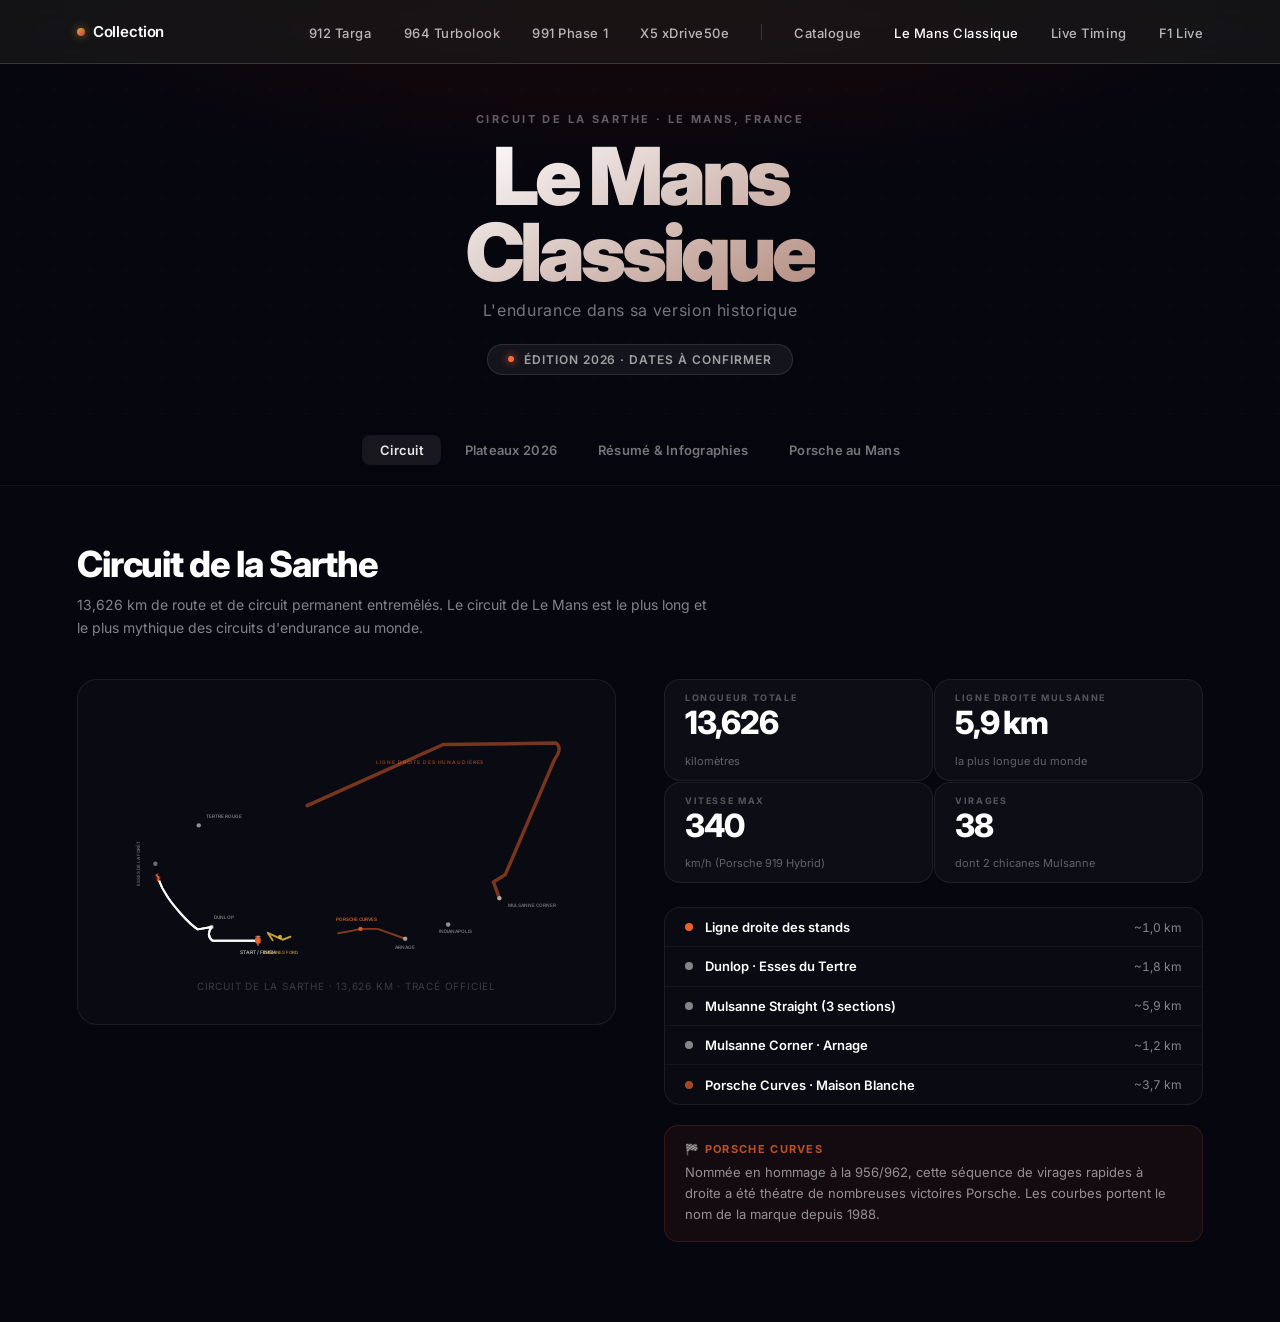
<file: lemans-classique.html>
<!DOCTYPE html>
<html lang="fr">
<head>
  <meta charset="UTF-8">
  <meta name="viewport" content="width=device-width, initial-scale=1.0">
  <title>Le Mans Classique 2026 — Garage Privé</title>
  <link rel="preconnect" href="https://fonts.googleapis.com">
  <link rel="preconnect" href="https://fonts.gstatic.com" crossorigin>
  <link href="https://fonts.googleapis.com/css2?family=Inter:wght@300;400;500;600;700;800;900&display=swap" rel="stylesheet">
  <link rel="stylesheet" href="styles/main.css">

  <style>
    body { background: #06060e; }

    /* ─── HERO ─── */
    .lmc-hero {
      min-height: 38vh;
      display: flex; flex-direction: column;
      align-items: center; justify-content: center;
      padding: calc(var(--nav-h) + 3rem) var(--section-pad-x) 2.5rem;
      text-align: center;
      background: radial-gradient(ellipse 80% 70% at 50% 0%, #18080a 0%, #06060e 65%);
      position: relative; overflow: hidden;
    }
    .lmc-hero::before {
      content: '';
      position: absolute; inset: 0;
      background-image: radial-gradient(circle, rgba(255,255,255,.02) 1px, transparent 1px);
      background-size: 36px 36px; pointer-events: none;
    }
    .lmc-eyebrow {
      font-size: .6875rem; font-weight: 700; letter-spacing: .22em;
      text-transform: uppercase; color: rgba(255,255,255,.35);
      margin-bottom: .75rem;
    }
    .lmc-title {
      font-size: clamp(2.5rem, 7vw, 5rem); font-weight: 900;
      letter-spacing: -.05em; line-height: .95;
      background: linear-gradient(150deg, #fff 0%, rgba(255,200,180,.7) 100%);
      -webkit-background-clip: text; -webkit-text-fill-color: transparent; background-clip: text;
      margin-bottom: .6rem;
    }
    .lmc-subtitle {
      font-size: 1rem; font-weight: 400; letter-spacing: .04em;
      color: rgba(255,255,255,.45); margin-bottom: 1.5rem;
    }
    .lmc-date-badge {
      display: inline-flex; align-items: center; gap: .6rem;
      background: rgba(255,255,255,.06); border: 1px solid rgba(255,255,255,.1);
      border-radius: 100px; padding: .45rem 1.25rem;
      font-size: .75rem; font-weight: 600; letter-spacing: .08em;
      color: rgba(255,255,255,.6); text-transform: uppercase;
    }
    .lmc-date-badge .dot { width: 6px; height: 6px; border-radius: 50%; background: #ff6b35; box-shadow: 0 0 8px #ff6b35; flex-shrink:0; }

    /* ─── PAGE NAV ─── */
    .page-nav {
      display: flex; justify-content: center; gap: .35rem;
      padding: 1.25rem var(--section-pad-x);
      border-bottom: 1px solid rgba(255,255,255,.06);
      position: sticky; top: var(--nav-h); z-index: 50;
      background: rgba(6,6,14,.85);
      backdrop-filter: blur(20px); -webkit-backdrop-filter: blur(20px);
    }
    .page-nav-btn {
      padding: .45rem 1.1rem; border-radius: 8px;
      font-size: .8125rem; font-weight: 600; letter-spacing: .02em;
      color: rgba(255,255,255,.45); background: transparent;
      border: none; cursor: pointer; transition: all .2s;
    }
    .page-nav-btn.active, .page-nav-btn:hover {
      color: rgba(255,255,255,.9);
      background: rgba(255,255,255,.07);
    }

    /* ─── SECTION LAYOUT ─── */
    .lmc-section {
      max-width: 1360px; margin: 0 auto;
      padding: 3.5rem var(--section-pad-x) 5rem;
    }
    .lmc-section.hidden { display: none; }

    .section-title {
      font-size: clamp(1.5rem, 3vw, 2.25rem); font-weight: 800;
      letter-spacing: -.03em; color: var(--text-primary);
      margin-bottom: .5rem;
    }
    .section-desc {
      font-size: .875rem; color: var(--text-muted); line-height: 1.6;
      margin-bottom: 2.5rem; max-width: 640px;
    }

    /* ════════════════════════════════
       CIRCUIT SECTION
       ════════════════════════════════ */
    .circuit-layout {
      display: grid; grid-template-columns: 1fr 1fr;
      gap: 3rem; align-items: start;
    }

    /* Circuit SVG container */
    .circuit-svg-wrap {
      background: rgba(255,255,255,.02); border: 1px solid rgba(255,255,255,.07);
      border-radius: 20px; padding: 2rem; position: relative;
    }
    .circuit-svg-wrap svg { width: 100%; height: auto; display: block; }

    /* Circuit stats */
    .circuit-stats { display: flex; flex-direction: column; gap: 1px; }
    .circuit-stat-group {
      background: rgba(255,255,255,.03); border: 1px solid rgba(255,255,255,.07);
      border-radius: 16px; overflow: hidden;
    }
    .csg-label {
      font-size: .5625rem; font-weight: 700; letter-spacing: .18em;
      text-transform: uppercase; color: rgba(255,255,255,.3);
      padding: .75rem 1.25rem .25rem; display: block;
    }
    .csg-value {
      font-size: 2rem; font-weight: 800; letter-spacing: -.04em;
      color: var(--text-primary); padding: 0 1.25rem .9rem; display: block;
      line-height: 1;
    }
    .csg-sub {
      font-size: .6875rem; color: rgba(255,255,255,.35);
      padding: 0 1.25rem .75rem; display: block;
    }

    .stat-grid {
      display: grid; grid-template-columns: 1fr 1fr;
      gap: 1px; margin-bottom: 1px;
    }

    .circuit-sections {
      margin-top: 1.5rem;
      background: rgba(255,255,255,.02); border: 1px solid rgba(255,255,255,.07);
      border-radius: 16px; overflow: hidden;
    }
    .cs-item {
      display: flex; align-items: center; gap: .75rem;
      padding: .7rem 1.25rem;
      border-bottom: 1px solid rgba(255,255,255,.05);
    }
    .cs-item:last-child { border-bottom: none; }
    .cs-dot { width: 8px; height: 8px; border-radius: 50%; flex-shrink: 0; }
    .cs-name { font-size: .8125rem; font-weight: 600; color: var(--text-primary); flex: 1; }
    .cs-km { font-size: .75rem; color: var(--text-muted); font-variant-numeric: tabular-nums; }

    /* ════════════════════════════════
       PLATEAUX 2026
       ════════════════════════════════ */
    .plateau-grid {
      display: grid; grid-template-columns: repeat(auto-fill, minmax(300px, 1fr));
      gap: 1px; background: rgba(255,255,255,.07);
      border: 1px solid rgba(255,255,255,.07);
      border-radius: 20px; overflow: hidden;
      margin-bottom: 2rem;
    }
    .plateau-card {
      background: #0a0a18; padding: 1.5rem 1.75rem;
      transition: background .2s; position: relative;
    }
    .plateau-card:hover { background: #0f0f22; }
    .plateau-card.official {
      border-top: 2px solid rgba(255,107,53,.4);
    }

    .plateau-tag {
      font-size: .5625rem; font-weight: 800; letter-spacing: .14em;
      text-transform: uppercase; display: inline-flex; align-items: center; gap: .35rem;
      padding: 3px 8px; border-radius: 5px; margin-bottom: .75rem;
    }
    .plateau-tag.official-tag {
      background: rgba(255,107,53,.12); border: 1px solid rgba(255,107,53,.3);
      color: #ff6b35;
    }
    .plateau-tag.history-tag {
      background: rgba(255,255,255,.05); border: 1px solid rgba(255,255,255,.1);
      color: rgba(255,255,255,.45);
    }

    .plateau-num {
      font-size: 3rem; font-weight: 900; letter-spacing: -.06em;
      color: var(--text-primary); line-height: 1; margin-bottom: .15rem;
    }
    .plateau-name {
      font-size: .8125rem; font-weight: 700; color: rgba(255,255,255,.6);
      margin-bottom: .6rem; letter-spacing: .01em;
    }
    .plateau-years {
      font-size: .75rem; font-weight: 600; letter-spacing: .06em;
      color: rgba(255,255,255,.35); margin-bottom: .75rem;
    }
    .plateau-cars {
      font-size: .75rem; color: var(--text-muted); line-height: 1.65;
    }
    .plateau-cars .porsche { color: #ff6b35; font-weight: 700; }

    /* ════════════════════════════════
       RACE DASHBOARD
       ════════════════════════════════ */
    .dashboard-grid {
      display: grid; grid-template-columns: repeat(4, 1fr);
      gap: 1px; background: rgba(255,255,255,.07);
      border: 1px solid rgba(255,255,255,.07);
      border-radius: 20px; overflow: hidden;
      margin-bottom: 2rem;
    }
    .dash-card {
      background: #0a0a18; padding: 1.5rem 1.25rem; text-align: center;
    }
    .dash-icon { font-size: 1.5rem; margin-bottom: .5rem; }
    .dash-value {
      font-size: 1.875rem; font-weight: 900; letter-spacing: -.04em;
      color: var(--text-primary); line-height: 1; margin-bottom: .25rem;
    }
    .dash-label {
      font-size: .625rem; font-weight: 700; letter-spacing: .14em;
      text-transform: uppercase; color: rgba(255,255,255,.3);
    }
    .dash-sub {
      font-size: .6875rem; color: rgba(255,255,255,.25);
      margin-top: .3rem; line-height: 1.4;
    }

    /* Timeline */
    .race-timeline {
      background: rgba(255,255,255,.02); border: 1px solid rgba(255,255,255,.07);
      border-radius: 20px; overflow: hidden;
    }
    .rt-header {
      padding: 1.25rem 1.75rem; border-bottom: 1px solid rgba(255,255,255,.06);
      font-size: .6875rem; font-weight: 700; letter-spacing: .15em;
      text-transform: uppercase; color: rgba(255,255,255,.35);
    }
    .rt-item {
      display: flex; gap: 1.25rem;
      padding: .9rem 1.75rem; border-bottom: 1px solid rgba(255,255,255,.05);
      align-items: flex-start;
    }
    .rt-item:last-child { border-bottom: none; }
    .rt-time {
      font-size: .6875rem; font-weight: 700; letter-spacing: .06em;
      color: rgba(255,255,255,.3); width: 60px; flex-shrink: 0; margin-top: 2px;
      font-variant-numeric: tabular-nums;
    }
    .rt-event { font-size: .8125rem; font-weight: 600; color: var(--text-primary); margin-bottom: .15rem; }
    .rt-detail { font-size: .6875rem; color: var(--text-muted); line-height: 1.4; }
    .rt-dot {
      width: 8px; height: 8px; border-radius: 50%;
      flex-shrink: 0; margin-top: 5px;
    }

    /* Porsche winners highlight */
    .winners-grid {
      display: grid; grid-template-columns: repeat(auto-fill, minmax(240px, 1fr));
      gap: 1px; background: rgba(255,255,255,.07);
      border: 1px solid rgba(255,255,255,.07);
      border-radius: 20px; overflow: hidden;
    }
    .winner-card {
      background: #0a0a18; padding: 1.25rem 1.5rem; transition: background .2s;
    }
    .winner-card:hover { background: #0f0f22; }
    .winner-year { font-size: 1.5rem; font-weight: 900; letter-spacing: -.04em; color: #ff6b35; }
    .winner-car { font-size: .8125rem; font-weight: 700; color: var(--text-primary); margin-bottom: .25rem; }
    .winner-class { font-size: .625rem; font-weight: 700; letter-spacing: .1em; text-transform: uppercase;
      color: rgba(255,255,255,.3); margin-bottom: .4rem; }
    .winner-note { font-size: .6875rem; color: var(--text-muted); line-height: 1.4; }

    /* ─── RESPONSIVE ─── */
    @media (max-width: 900px) {
      .circuit-layout { grid-template-columns: 1fr; }
      .dashboard-grid { grid-template-columns: 1fr 1fr; }
      .page-nav { flex-wrap: wrap; }
    }
    @media (max-width: 600px) {
      .dashboard-grid { grid-template-columns: 1fr 1fr; }
      .stat-grid { grid-template-columns: 1fr; }
    }
  </style>
</head>
<body>

  <!-- ═══ NAV ═══ -->
  <nav class="nav-glass" id="nav">
    <a href="index.html" class="nav-logo">
      <span class="logo-dot"></span>
      Collection
    </a>
    <ul class="nav-links">
      <li><a href="index.html#porsche-912">912 Targa</a></li>
      <li><a href="index.html#porsche-964">964 Turbolook</a></li>
      <li><a href="index.html#porsche-991">991 Phase 1</a></li>
      <li><a href="index.html#bmw-x5">X5 xDrive50e</a></li>
      <li class="nav-sep" aria-hidden="true"></li>
      <li><a href="catalogue.html">Catalogue</a></li>
      <li><a href="lemans-classique.html" style="color:var(--text-primary)">Le Mans Classique</a></li>
      <li><a href="live-timing.html">Live Timing</a></li>
      <li><a href="f1-live.html">F1 Live</a></li>
    </ul>
  </nav>

  <!-- ═══ HERO ═══ -->
  <header class="lmc-hero">
    <p class="lmc-eyebrow">Circuit de la Sarthe · Le Mans, France</p>
    <h1 class="lmc-title">Le Mans<br>Classique</h1>
    <p class="lmc-subtitle">L'endurance dans sa version historique</p>
    <div class="lmc-date-badge">
      <span class="dot"></span>
      Édition 2026 · Dates à confirmer
    </div>
  </header>

  <!-- ═══ PAGE NAV ═══ -->
  <nav class="page-nav">
    <button class="page-nav-btn active" data-section="circuit">Circuit</button>
    <button class="page-nav-btn" data-section="plateaux">Plateaux 2026</button>
    <button class="page-nav-btn" data-section="dashboard">Résumé &amp; Infographies</button>
    <button class="page-nav-btn" data-section="porsche">Porsche au Mans</button>
  </nav>


  <!-- ════════════════════════════════════════
       CIRCUIT
       ════════════════════════════════════════ -->
  <section id="section-circuit" class="lmc-section">
    <h2 class="section-title">Circuit de la Sarthe</h2>
    <p class="section-desc">13,626 km de route et de circuit permanent entremêlés. Le circuit de Le Mans est le plus long et le plus mythique des circuits d'endurance au monde.</p>

    <div class="circuit-layout">

      <!-- SVG Circuit -->
      <div class="circuit-svg-wrap">
        <svg viewBox="0 0 960 520" fill="none" xmlns="http://www.w3.org/2000/svg" aria-label="Tracé du Circuit de la Sarthe">

          <!--
            Circuit de la Sarthe — tracé fidèle à la carte officielle (21 virages), sens horaire
            Orientation : pointe Mulsanne (virage 9) en HAUT-DROITE, start/finish en BAS-CENTRE
            Gauche (montée) : virages 1→6 — Dunlop → Esses de la Forêt → Tertre Rouge
            Haut (ligne droite) : 6→7→8→9 — Ligne des Hunaudières
            Droite (descente) : 9→10→11→12 — Mulsanne Corner
            Bas : 13→17 — Indianapolis → Arnage → Porsche Curves
            Retour stands : 18→21 — Chicanes Ford
          -->
          <!-- Glow (référence #lm-circuit défini plus bas, valide même avant sa déclaration dans le DOM) -->
          <use href="#lm-circuit" stroke="rgba(255,107,53,0.06)" stroke-width="30" stroke-linejoin="round" stroke-linecap="round" fill="none"/>
          <use href="#lm-circuit" stroke="rgba(255,107,53,0.03)" stroke-width="46" stroke-linejoin="round" stroke-linecap="round" fill="none"/>

          <!-- Hunaudières / Mulsanne : orange (virages 6 → 12) — statique -->
          <path d="M 400,190 L 676,66 L 905,63 C 915,70 912,84 902,96 L 802,330 L 778,345 L 790,378"
                stroke="rgba(232,98,42,0.5)" stroke-width="7" stroke-linecap="round" stroke-linejoin="round" fill="none"/>

          <!-- Chicanes Ford — jaune (virages 18-21, retour vers les stands) — statique -->
          <path d="M 366,456 L 350,462 L 320,448 L 330,463" stroke="rgba(255,210,70,0.75)" stroke-width="4" stroke-linecap="round" stroke-linejoin="round" fill="none"/>

          <!-- Porsche Curves — S rapide, orange (virages 15-16-17) — statique -->
          <path d="M 599,460 L 543,440 L 508,440 C 492,444 476,447 463,449" stroke="rgba(232,98,42,0.55)" stroke-width="4" stroke-linecap="round" stroke-linejoin="round" fill="none"/>

          <!-- Tracé principal blanc — path RÉEL (pas un <use>) pour pouvoir se dessiner à la vitesse exacte de la voiture -->
          <path id="lm-circuit" stroke="rgba(255,255,255,0.75)" stroke-width="4" stroke-linejoin="round" stroke-linecap="round" fill="none" d="
              M 300,464
              L 208,464
              C 200,458 198,448 206,436
              L 178,441
              C 158,428 128,392 118,377
              C 104,357 92,330 92,308
              C 92,292 100,280 116,268
              C 180,232 300,205 400,190
              L 676,66
              L 905,63
              C 915,70 912,84 902,96
              L 802,330
              L 778,345
              L 790,378
              C 782,398 758,412 720,420
              L 686,431
              C 655,443 622,452 599,460
              L 543,440
              L 508,440
              C 492,444 476,447 463,449
              L 366,456
              L 350,462
              L 320,448
              L 330,463
              C 320,466 310,466 300,464
          "/>

          <!-- ═══ START / FINISH (pit straight horizontale) ═══ -->
          <line x1="300" y1="454" x2="300" y2="474" stroke="#E8622A" stroke-width="3"/>
          <rect x="295" y="454" width="5" height="4" fill="#E8622A" opacity=".8" rx="1"/>
          <rect x="300" y="454" width="5" height="4" fill="rgba(255,255,255,.45)" rx="1"/>
          <rect x="295" y="458" width="5" height="4" fill="rgba(255,255,255,.45)" rx="1"/>
          <rect x="300" y="458" width="5" height="4" fill="#E8622A" opacity=".8" rx="1"/>

          <!-- ═══ ÉTIQUETTE HUNAUDIÈRES ═══ -->
          <text x="650" y="105" fill="rgba(232,98,42,.55)" font-size="10" font-family="Inter,sans-serif" font-weight="700" letter-spacing="1.8" text-anchor="middle">LIGNE DROITE DES HUNAUDIÈRES</text>

          <!-- ═══ LABELS CORNERS (numérotation officielle 1-21) ═══ -->

          <!-- Start/Finish -->
          <circle cx="300" cy="464" r="6" fill="#E8622A"/>
          <text x="300" y="490" fill="rgba(255,255,255,.7)" font-size="10" font-family="Inter,sans-serif" font-weight="600" text-anchor="middle">START / FINISH</text>

          <!-- Dunlop (virages 1-3, sortie des stands) -->
          <circle cx="206" cy="436" r="4.5" fill="rgba(255,255,255,.55)"/>
          <text x="212" y="420" fill="rgba(255,255,255,.45)" font-size="9.5" font-family="Inter,sans-serif" font-weight="600">DUNLOP</text>

          <!-- Esses de la Forêt (virages 4-5-6, montée gauche) -->
          <circle cx="92" cy="308" r="4.5" fill="rgba(255,255,255,.4)"/>
          <text x="60" y="308" fill="rgba(255,255,255,.38)" font-size="9" font-family="Inter,sans-serif" font-weight="600" text-anchor="middle" transform="rotate(-90 60 308)">ESSES DE LA FORÊT</text>

          <!-- Tertre Rouge (virage 6-7, début ligne droite) -->
          <circle cx="180" cy="230" r="4.5" fill="rgba(255,255,255,.55)"/>
          <text x="195" y="215" fill="rgba(255,255,255,.45)" font-size="9.5" font-family="Inter,sans-serif" font-weight="600">TERTRE ROUGE</text>

          <!-- Mulsanne Corner (virages 10-12) -->
          <circle cx="790" cy="378" r="4.5" fill="rgba(255,255,255,.55)"/>
          <text x="808" y="396" fill="rgba(255,255,255,.42)" font-size="9.5" font-family="Inter,sans-serif" font-weight="600">MULSANNE CORNER</text>

          <!-- Indianapolis (virage 13) -->
          <circle cx="686" cy="431" r="4.5" fill="rgba(255,255,255,.55)"/>
          <text x="700" y="448" fill="rgba(255,255,255,.42)" font-size="9.5" font-family="Inter,sans-serif" font-weight="600" text-anchor="middle">INDIANAPOLIS</text>

          <!-- Arnage (virage 14) -->
          <circle cx="599" cy="460" r="4.5" fill="rgba(255,255,255,.55)"/>
          <text x="599" y="480" fill="rgba(255,255,255,.42)" font-size="9.5" font-family="Inter,sans-serif" font-weight="600" text-anchor="middle">ARNAGE</text>

          <!-- Porsche Curves (virages 15-17) -->
          <circle cx="508" cy="440" r="4.5" fill="#E8622A" opacity=".85"/>
          <text x="500" y="424" fill="rgba(232,98,42,.8)" font-size="9.5" font-family="Inter,sans-serif" font-weight="700" text-anchor="middle">PORSCHE CURVES</text>

          <!-- Chicanes Ford (virages 18-21) -->
          <circle cx="345" cy="456" r="4" fill="rgba(255,210,70,.75)"/>
          <text x="345" y="490" fill="rgba(255,210,70,.6)" font-size="9" font-family="Inter,sans-serif" font-weight="600" text-anchor="middle">CHICANES FORD</text>

          <!-- ═══ VOITURE ANIMÉE (anime.js motion path) ═══ -->
          <g class="car" style="transform-box: fill-box; transform-origin: center;">
            <ellipse cx="0" cy="0" rx="10" ry="6" fill="rgba(232,98,42,0.18)"/>
            <rect x="-7" y="-3" width="14" height="6" rx="2.5" fill="#E8622A"/>
            <rect x="-3.2" y="-4.6" width="7" height="3.4" rx="1.4" fill="#1a1a1a"/>
            <circle cx="-4.2" cy="3" r="1.7" fill="#0a0a0a"/>
            <circle cx="4.2" cy="3" r="1.7" fill="#0a0a0a"/>
          </g>

        </svg>
        <p style="text-align:center;font-size:.625rem;color:rgba(255,255,255,.2);margin-top:.75rem;letter-spacing:.08em;text-transform:uppercase">Circuit de la Sarthe · 13,626 km · Tracé officiel</p>
      </div>

      <!-- Circuit Stats -->
      <div>
        <div class="stat-grid" style="margin-bottom:1px">
          <div class="circuit-stat-group">
            <span class="csg-label">Longueur totale</span>
            <span class="csg-value">13,626</span>
            <span class="csg-sub">kilomètres</span>
          </div>
          <div class="circuit-stat-group">
            <span class="csg-label">Ligne droite Mulsanne</span>
            <span class="csg-value">5,9 km</span>
            <span class="csg-sub">la plus longue du monde</span>
          </div>
          <div class="circuit-stat-group">
            <span class="csg-label">Vitesse max</span>
            <span class="csg-value">340</span>
            <span class="csg-sub">km/h (Porsche 919 Hybrid)</span>
          </div>
          <div class="circuit-stat-group">
            <span class="csg-label">Virages</span>
            <span class="csg-value">38</span>
            <span class="csg-sub">dont 2 chicanes Mulsanne</span>
          </div>
        </div>

        <div class="circuit-sections">
          <div class="cs-item">
            <div class="cs-dot" style="background:#E8622A"></div>
            <span class="cs-name">Ligne droite des stands</span>
            <span class="cs-km">~1,0 km</span>
          </div>
          <div class="cs-item">
            <div class="cs-dot" style="background:rgba(255,255,255,.5)"></div>
            <span class="cs-name">Dunlop · Esses du Tertre</span>
            <span class="cs-km">~1,8 km</span>
          </div>
          <div class="cs-item">
            <div class="cs-dot" style="background:rgba(255,255,255,.5)"></div>
            <span class="cs-name">Mulsanne Straight (3 sections)</span>
            <span class="cs-km">~5,9 km</span>
          </div>
          <div class="cs-item">
            <div class="cs-dot" style="background:rgba(255,255,255,.5)"></div>
            <span class="cs-name">Mulsanne Corner · Arnage</span>
            <span class="cs-km">~1,2 km</span>
          </div>
          <div class="cs-item">
            <div class="cs-dot" style="background:#E8622A; opacity:.7"></div>
            <span class="cs-name">Porsche Curves · Maison Blanche</span>
            <span class="cs-km">~3,7 km</span>
          </div>
        </div>

        <div style="margin-top:1.25rem;background:rgba(232,98,42,.06);border:1px solid rgba(232,98,42,.15);border-radius:14px;padding:1rem 1.25rem">
          <p style="font-size:.6875rem;font-weight:700;letter-spacing:.12em;text-transform:uppercase;color:rgba(232,98,42,.8);margin-bottom:.4rem">🏁 Porsche Curves</p>
          <p style="font-size:.8125rem;color:rgba(255,255,255,.55);line-height:1.6">Nommée en hommage à la 956/962, cette séquence de virages rapides à droite a été théatre de nombreuses victoires Porsche. Les courbes portent le nom de la marque depuis 1988.</p>
        </div>
      </div>

    </div>
  </section>


  <!-- ════════════════════════════════════════
       PLATEAUX 2026
       ════════════════════════════════════════ -->
  <section id="section-plateaux" class="lmc-section hidden">
    <h2 class="section-title">Plateaux 2026</h2>
    <p class="section-desc">Le Mans Classique organise les voitures en <strong style="color:var(--text-primary)">10 Plateaux</strong> selon leur année de construction et leur catégorie d'origine. Les Plateaux 6 à 10 sont confirmés pour 2026 sur le site officiel.</p>

    <div style="display:flex;align-items:center;gap:.6rem;margin-bottom:2rem;flex-wrap:wrap">
      <span style="display:inline-flex;align-items:center;gap:.4rem;font-size:.6875rem;font-weight:700;letter-spacing:.1em;text-transform:uppercase;color:#ff6b35;background:rgba(255,107,53,.1);border:1px solid rgba(255,107,53,.25);padding:.3rem .75rem;border-radius:100px">
        <span style="width:6px;height:6px;border-radius:50%;background:#ff6b35;display:inline-block"></span>
        Officiels 2026
      </span>
      <span style="display:inline-flex;align-items:center;gap:.4rem;font-size:.6875rem;font-weight:700;letter-spacing:.1em;text-transform:uppercase;color:rgba(255,255,255,.4);background:rgba(255,255,255,.05);border:1px solid rgba(255,255,255,.1);padding:.3rem .75rem;border-radius:100px">
        Éditions précédentes
      </span>
    </div>

    <div class="plateau-grid">

      <!-- Plateau 1 -->
      <div class="plateau-card">
        <div class="plateau-tag history-tag">Éditions précédentes</div>
        <div class="plateau-num">01</div>
        <div class="plateau-name">Les Pionniers</div>
        <div class="plateau-years">1923 — 1939</div>
        <div class="plateau-cars">Bugatti · Bentley · Alfa Romeo · Riley · Aston Martin<br><em style="color:rgba(255,255,255,.25)">Pré-Porsche</em></div>
      </div>

      <!-- Plateau 2 -->
      <div class="plateau-card">
        <div class="plateau-tag history-tag">Éditions précédentes</div>
        <div class="plateau-num">02</div>
        <div class="plateau-name">L'Après-Guerre</div>
        <div class="plateau-years">1949 — 1956</div>
        <div class="plateau-cars">Ferrari · Jaguar · Aston Martin · Mercedes<br><span class="porsche">Porsche 356 SL · 550 Spyder</span></div>
      </div>

      <!-- Plateau 3 -->
      <div class="plateau-card">
        <div class="plateau-tag history-tag">Éditions précédentes</div>
        <div class="plateau-num">03</div>
        <div class="plateau-name">Les Spyders</div>
        <div class="plateau-years">1957 — 1961</div>
        <div class="plateau-cars">Aston Martin DBR1 · Ferrari TRI · Maserati<br><span class="porsche">Porsche 718 RSK · 718 RS 60 · 718 RS 61</span></div>
      </div>

      <!-- Plateau 4 -->
      <div class="plateau-card">
        <div class="plateau-tag history-tag">Éditions précédentes</div>
        <div class="plateau-num">04</div>
        <div class="plateau-name">Les GTs Historiques</div>
        <div class="plateau-years">1962 — 1965</div>
        <div class="plateau-cars">Ferrari 250 GTO · AC Cobra · Ford GT40 Mk I<br><span class="porsche">Porsche 904 Carrera GTS · 904/6 · 904/8</span></div>
      </div>

      <!-- Plateau 5 -->
      <div class="plateau-card">
        <div class="plateau-tag history-tag">Éditions précédentes</div>
        <div class="plateau-num">05</div>
        <div class="plateau-name">Les Années Ford</div>
        <div class="plateau-years">1966 — 1971</div>
        <div class="plateau-cars">Ford GT40 Mk II/IV · Ferrari 512 S · Matra<br><span class="porsche">Porsche 906 · 910 · 907 · 908 · 917K</span><br><em style="font-size:.625rem;color:rgba(232,98,42,.6)">917K — victoires 1970 &amp; 1971</em></div>
      </div>

      <!-- Plateau 6 — OFFICIEL -->
      <div class="plateau-card official">
        <div class="plateau-tag official-tag">
          <span style="width:5px;height:5px;border-radius:50%;background:#ff6b35;display:inline-block"></span>
          Officiel 2026
        </div>
        <div class="plateau-num">06</div>
        <div class="plateau-name">La Transition</div>
        <div class="plateau-years">Proto 1972–1981 · GT 1975–1984</div>
        <div class="plateau-cars">Ferrari 512 BB LM · Lancia Beta · Rondeau M379<br><span class="porsche">Porsche 935 · 936/76 · 936/77 · 908/3</span><br><em style="font-size:.625rem;color:rgba(232,98,42,.6)">936 — victoires 1976, 1977, 1981</em></div>
      </div>

      <!-- Plateau 7 — OFFICIEL -->
      <div class="plateau-card official">
        <div class="plateau-tag official-tag">
          <span style="width:5px;height:5px;border-radius:50%;background:#ff6b35;display:inline-block"></span>
          Officiel 2026
        </div>
        <div class="plateau-num">07</div>
        <div class="plateau-name">Groupe C</div>
        <div class="plateau-years">1982 — 1993</div>
        <div class="plateau-cars">Jaguar XJR-9 · Sauber-Mercedes C9 · Nissan R90<br>Toyota 88C · Peugeot 905 · Mazda 787B<br><span class="porsche">Porsche 956 · 962C</span><br><em style="font-size:.625rem;color:rgba(232,98,42,.6)">956/962 — 6 victoires consécutives (1982–1987)</em></div>
      </div>

      <!-- Plateau 8 — OFFICIEL -->
      <div class="plateau-card official">
        <div class="plateau-tag official-tag">
          <span style="width:5px;height:5px;border-radius:50%;background:#ff6b35;display:inline-block"></span>
          Officiel 2026
        </div>
        <div class="plateau-num">08</div>
        <div class="plateau-name">GT &amp; Proto années 90</div>
        <div class="plateau-years">Proto &amp; GT 1994 — 1999</div>
        <div class="plateau-cars">McLaren F1 GTR · Mercedes CLK-LM · Toyota GT-One<br>TWR WSC-95 · Dauer 962 LM<br><span class="porsche">Porsche 911 GT1-98</span><br><em style="font-size:.625rem;color:rgba(232,98,42,.6)">GT1-98 — victoire 1998 in extremis sur McLaren</em></div>
      </div>

      <!-- Plateau 9 — OFFICIEL -->
      <div class="plateau-card official">
        <div class="plateau-tag official-tag">
          <span style="width:5px;height:5px;border-radius:50%;background:#ff6b35;display:inline-block"></span>
          Officiel 2026
        </div>
        <div class="plateau-num">09</div>
        <div class="plateau-name">L'Ère Audi</div>
        <div class="plateau-years">Proto 2000–2005 · GT 2000–2010</div>
        <div class="plateau-cars">Audi R8 · Bentley Speed 8 · Pescarolo 01<br>Ferrari 550 Maranello · Saleen S7-R · Corvette C6.R<br><span class="porsche">Porsche 996 GT3 RSR · 911 GT3 RS</span></div>
      </div>

      <!-- Plateau 10 — OFFICIEL -->
      <div class="plateau-card official">
        <div class="plateau-tag official-tag">
          <span style="width:5px;height:5px;border-radius:50%;background:#ff6b35;display:inline-block"></span>
          Officiel 2026
        </div>
        <div class="plateau-num">10</div>
        <div class="plateau-name">Legends of Le Mans</div>
        <div class="plateau-years">LMP1 2006–2012 · LMP2 2006–2015 · GTE 2011–2020</div>
        <div class="plateau-cars">Audi R10 TDI · Peugeot 908 · Oreca 03 · HPD ARX-03<br>Ferrari 458 GTE · Aston Martin Vantage · Corvette<br><span class="porsche">Porsche 911 RSR · 919 Hybrid</span><br><em style="font-size:.625rem;color:rgba(232,98,42,.6)">919 Hybrid — triplé historique 2015–2017</em></div>
      </div>

    </div>

    <div style="background:rgba(255,255,255,.03);border:1px solid rgba(255,255,255,.07);border-radius:14px;padding:1rem 1.5rem;font-size:.8125rem;color:rgba(255,255,255,.4);line-height:1.6">
      <strong style="color:rgba(255,255,255,.6)">Source officielle :</strong> Les Plateaux 6 à 10 sont confirmés sur <a href="https://www.lemansclassic.com/fr/competition/plateaux/" target="_blank" rel="noopener" style="color:#ff6b35;text-decoration:none">lemansclassic.com</a>. Les Plateaux 1 à 5 sont basés sur les éditions précédentes.
    </div>
  </section>


  <!-- ════════════════════════════════════════
       DASHBOARD / INFOGRAPHIES
       ════════════════════════════════════════ -->
  <section id="section-dashboard" class="lmc-section hidden">
    <h2 class="section-title">Résumé &amp; Infographies</h2>
    <p class="section-desc">Les 24 Heures du Mans en chiffres — de la ligne de départ au drapeau à damier.</p>

    <!-- Big stats -->
    <div class="dashboard-grid">
      <div class="dash-card">
        <div class="dash-icon">🕐</div>
        <div class="dash-value">24</div>
        <div class="dash-label">heures de course</div>
        <div class="dash-sub">15h00 samedi → 15h00 dimanche</div>
      </div>
      <div class="dash-card">
        <div class="dash-icon">📏</div>
        <div class="dash-value">13,626</div>
        <div class="dash-label">km par tour</div>
        <div class="dash-sub">plus long circuit actif au monde</div>
      </div>
      <div class="dash-card">
        <div class="dash-icon">🏎️</div>
        <div class="dash-value">380+</div>
        <div class="dash-label">tours en 24h</div>
        <div class="dash-sub">hypercar moderne, rythme record</div>
      </div>
      <div class="dash-card">
        <div class="dash-icon">⚡</div>
        <div class="dash-value">340</div>
        <div class="dash-label">km/h max</div>
        <div class="dash-sub">Porsche 919 Hybrid, Mulsanne</div>
      </div>
    </div>

    <div style="display:grid;grid-template-columns:1fr 1fr;gap:1.5rem;margin-bottom:2rem" class="two-col-responsive">

      <!-- Race Timeline -->
      <div class="race-timeline">
        <div class="rt-header">Chronologie type d'une édition Le Mans Classique</div>
        <div class="rt-item">
          <div class="rt-dot" style="background:#E8622A"></div>
          <div class="rt-time">Vendredi</div>
          <div>
            <div class="rt-event">Vérifications techniques</div>
            <div class="rt-detail">Contrôle des 500+ voitures inscrits · Briefings pilotes</div>
          </div>
        </div>
        <div class="rt-item">
          <div class="rt-dot" style="background:rgba(255,255,255,.4)"></div>
          <div class="rt-time">Sam. matin</div>
          <div>
            <div class="rt-event">Qualifications par Plateau</div>
            <div class="rt-detail">Chaque Plateau a ses sessions de qualification distinctes</div>
          </div>
        </div>
        <div class="rt-item">
          <div class="rt-dot" style="background:#E8622A"></div>
          <div class="rt-time">Sam. 15h00</div>
          <div>
            <div class="rt-event">Départ du Plateau 1</div>
            <div class="rt-detail">Départ lancé façon années 20 — les voitures les plus anciennes en premier</div>
          </div>
        </div>
        <div class="rt-item">
          <div class="rt-dot" style="background:rgba(255,255,255,.4)"></div>
          <div class="rt-time">Nuit</div>
          <div>
            <div class="rt-event">Courses de nuit</div>
            <div class="rt-detail">Plateaux 5–10 · course sous les étoiles de la Sarthe</div>
          </div>
        </div>
        <div class="rt-item">
          <div class="rt-dot" style="background:rgba(255,255,255,.4)"></div>
          <div class="rt-time">Dim. matin</div>
          <div>
            <div class="rt-event">Derniers Plateaux</div>
            <div class="rt-detail">Groupe C · GT1 · Legends of Le Mans sur la piste</div>
          </div>
        </div>
        <div class="rt-item">
          <div class="rt-dot" style="background:#E8622A"></div>
          <div class="rt-time">Dim. 17h00</div>
          <div>
            <div class="rt-event">Podiums &amp; Clôture</div>
            <div class="rt-detail">Remise des prix par Plateau · Parade des vainqueurs</div>
          </div>
        </div>
      </div>

      <!-- Key Figures -->
      <div style="display:flex;flex-direction:column;gap:1px">
        <div style="background:rgba(255,255,255,.03);border:1px solid rgba(255,255,255,.07);border-radius:16px;padding:1.25rem 1.5rem;margin-bottom:1px">
          <p style="font-size:.5625rem;font-weight:700;letter-spacing:.16em;text-transform:uppercase;color:rgba(255,255,255,.3);margin-bottom:.5rem">Participation type</p>
          <div style="display:flex;flex-direction:column;gap:.5rem">
            <div style="display:flex;justify-content:space-between;align-items:center">
              <span style="font-size:.8125rem;color:var(--text-secondary)">Voitures engagées</span>
              <span style="font-size:1.125rem;font-weight:800;color:var(--text-primary)">500+</span>
            </div>
            <div style="display:flex;justify-content:space-between;align-items:center">
              <span style="font-size:.8125rem;color:var(--text-secondary)">Nationalités représentées</span>
              <span style="font-size:1.125rem;font-weight:800;color:var(--text-primary)">30+</span>
            </div>
            <div style="display:flex;justify-content:space-between;align-items:center">
              <span style="font-size:.8125rem;color:var(--text-secondary)">Plateaux (grilles)</span>
              <span style="font-size:1.125rem;font-weight:800;color:var(--text-primary)">10</span>
            </div>
            <div style="display:flex;justify-content:space-between;align-items:center">
              <span style="font-size:.8125rem;color:var(--text-secondary)">Spectateurs</span>
              <span style="font-size:1.125rem;font-weight:800;color:var(--text-primary)">100 000+</span>
            </div>
          </div>
        </div>

        <div style="background:rgba(232,98,42,.06);border:1px solid rgba(232,98,42,.18);border-radius:16px;padding:1.25rem 1.5rem;margin-bottom:1px">
          <p style="font-size:.5625rem;font-weight:700;letter-spacing:.16em;text-transform:uppercase;color:rgba(232,98,42,.7);margin-bottom:.5rem">🏆 Porsche au Mans Classique</p>
          <div style="display:flex;flex-direction:column;gap:.5rem">
            <div style="display:flex;justify-content:space-between;align-items:center">
              <span style="font-size:.8125rem;color:var(--text-secondary)">Modèles engageables</span>
              <span style="font-size:1.125rem;font-weight:800;color:#E8622A">20+</span>
            </div>
            <div style="display:flex;justify-content:space-between;align-items:center">
              <span style="font-size:.8125rem;color:var(--text-secondary)">Plateaux concernés</span>
              <span style="font-size:1.125rem;font-weight:800;color:#E8622A">8 / 10</span>
            </div>
            <div style="display:flex;justify-content:space-between;align-items:center">
              <span style="font-size:.8125rem;color:var(--text-secondary)">1ère participation Porsche</span>
              <span style="font-size:1.125rem;font-weight:800;color:#E8622A">1951</span>
            </div>
          </div>
        </div>

        <div style="background:rgba(255,255,255,.03);border:1px solid rgba(255,255,255,.07);border-radius:16px;padding:1.25rem 1.5rem">
          <p style="font-size:.5625rem;font-weight:700;letter-spacing:.16em;text-transform:uppercase;color:rgba(255,255,255,.3);margin-bottom:.5rem">Distance record 24h (absolu)</p>
          <p style="font-size:2.5rem;font-weight:900;letter-spacing:-.05em;color:var(--text-primary);line-height:1">5 410</p>
          <p style="font-size:.75rem;color:rgba(255,255,255,.35)">km · Audi R18 e-tron quattro (2010)</p>
        </div>
      </div>

    </div>

    <style>.two-col-responsive{} @media(max-width:768px){.two-col-responsive{grid-template-columns:1fr!important}}</style>

    <!-- Podium bar chart (CSS) -->
    <h3 style="font-size:1rem;font-weight:700;color:var(--text-primary);margin-bottom:1rem;letter-spacing:-.01em">Constructeurs les plus victorieux aux 24 Heures du Mans</h3>
    <div style="background:rgba(255,255,255,.03);border:1px solid rgba(255,255,255,.07);border-radius:16px;padding:1.5rem;display:flex;flex-direction:column;gap:.75rem">
      <!-- Porsche -->
      <div style="display:flex;align-items:center;gap:1rem">
        <span style="font-size:.75rem;font-weight:700;color:#E8622A;width:100px;flex-shrink:0">Porsche</span>
        <div style="flex:1;height:28px;background:rgba(232,98,42,.12);border-radius:4px;position:relative;overflow:hidden">
          <div style="width:100%;height:100%;background:linear-gradient(90deg,rgba(232,98,42,.6),rgba(232,98,42,.3));border-radius:4px"></div>
          <span style="position:absolute;right:.5rem;top:50%;transform:translateY(-50%);font-size:.75rem;font-weight:800;color:#E8622A">19 victoires</span>
        </div>
      </div>
      <!-- Audi -->
      <div style="display:flex;align-items:center;gap:1rem">
        <span style="font-size:.75rem;font-weight:700;color:rgba(255,255,255,.6);width:100px;flex-shrink:0">Audi</span>
        <div style="flex:1;height:28px;background:rgba(255,255,255,.05);border-radius:4px;position:relative">
          <div style="width:58%;height:100%;background:rgba(255,255,255,.08);border-radius:4px"></div>
          <span style="position:absolute;right:.5rem;top:50%;transform:translateY(-50%);font-size:.75rem;font-weight:800;color:rgba(255,255,255,.5)">13 victoires</span>
        </div>
      </div>
      <!-- Ferrari -->
      <div style="display:flex;align-items:center;gap:1rem">
        <span style="font-size:.75rem;font-weight:700;color:rgba(255,255,255,.6);width:100px;flex-shrink:0">Ferrari</span>
        <div style="flex:1;height:28px;background:rgba(255,255,255,.05);border-radius:4px;position:relative">
          <div style="width:45%;height:100%;background:rgba(255,255,255,.08);border-radius:4px"></div>
          <span style="position:absolute;right:.5rem;top:50%;transform:translateY(-50%);font-size:.75rem;font-weight:800;color:rgba(255,255,255,.5)">9 victoires</span>
        </div>
      </div>
      <!-- Jaguar -->
      <div style="display:flex;align-items:center;gap:1rem">
        <span style="font-size:.75rem;font-weight:700;color:rgba(255,255,255,.6);width:100px;flex-shrink:0">Jaguar</span>
        <div style="flex:1;height:28px;background:rgba(255,255,255,.05);border-radius:4px;position:relative">
          <div style="width:27%;height:100%;background:rgba(255,255,255,.08);border-radius:4px"></div>
          <span style="position:absolute;right:.5rem;top:50%;transform:translateY(-50%);font-size:.75rem;font-weight:800;color:rgba(255,255,255,.5)">7 victoires</span>
        </div>
      </div>
      <!-- Toyota -->
      <div style="display:flex;align-items:center;gap:1rem">
        <span style="font-size:.75rem;font-weight:700;color:rgba(255,255,255,.6);width:100px;flex-shrink:0">Toyota</span>
        <div style="flex:1;height:28px;background:rgba(255,255,255,.05);border-radius:4px;position:relative">
          <div style="width:24%;height:100%;background:rgba(255,255,255,.08);border-radius:4px"></div>
          <span style="position:absolute;right:.5rem;top:50%;transform:translateY(-50%);font-size:.75rem;font-weight:800;color:rgba(255,255,255,.5)">6 victoires</span>
        </div>
      </div>
    </div>

  </section>


  <!-- ════════════════════════════════════════
       PORSCHE AU MANS
       ════════════════════════════════════════ -->
  <section id="section-porsche" class="lmc-section hidden">
    <h2 class="section-title">Porsche aux 24H du Mans</h2>
    <p class="section-desc">19 victoires absolues — le record inégalé de l'histoire des 24 Heures. De la 356 SL en 1951 à la 919 Hybrid en 2017, Porsche a marqué chaque décennie de la course.</p>

    <div class="winners-grid">
      <div class="winner-card">
        <div class="winner-year">1970</div>
        <div class="winner-car">Porsche 917K</div>
        <div class="winner-class">Victoire absolue</div>
        <div class="winner-note">Attwood &middot; Herrmann<br><em>1ère victoire absolue Porsche</em></div>
      </div>
      <div class="winner-card">
        <div class="winner-year">1971</div>
        <div class="winner-car">Porsche 917K</div>
        <div class="winner-class">Victoire absolue</div>
        <div class="winner-note">Marko &middot; van Lennep<br><em>Record de distance — 5 335 km (tenu 39 ans)</em></div>
      </div>
      <div class="winner-card">
        <div class="winner-year">1976</div>
        <div class="winner-car">Porsche 936/76</div>
        <div class="winner-class">Victoire absolue</div>
        <div class="winner-note">Ickx &middot; van Lennep</div>
      </div>
      <div class="winner-card">
        <div class="winner-year">1977</div>
        <div class="winner-car">Porsche 936/77</div>
        <div class="winner-class">Victoire absolue</div>
        <div class="winner-note">Ickx &middot; Barth &middot; Haywood</div>
      </div>
      <div class="winner-card">
        <div class="winner-year">1979</div>
        <div class="winner-car">Porsche 935 K3</div>
        <div class="winner-class">Victoire absolue</div>
        <div class="winner-note">Ludwig &middot; W. Whittington &middot; B. Whittington<br><em>935 privé — exploit inattendu</em></div>
      </div>
      <div class="winner-card">
        <div class="winner-year">1981</div>
        <div class="winner-car">Porsche 936/81</div>
        <div class="winner-class">Victoire absolue</div>
        <div class="winner-note">Ickx &middot; Bell<br><em>5ème victoire pour Ickx — record</em></div>
      </div>
      <div class="winner-card" style="border-top:2px solid rgba(232,98,42,.3)">
        <div class="winner-year" style="font-size:1.25rem">1982–87</div>
        <div class="winner-car">Porsche 956 / 962C</div>
        <div class="winner-class">6 victoires consécutives</div>
        <div class="winner-note">Ickx &middot; Bell &middot; Ludwig &middot; Holbert &middot; Stuck<br><em>Domination absolue — record inégalé</em></div>
      </div>
      <div class="winner-card">
        <div class="winner-year">1994</div>
        <div class="winner-car">Dauer 962 LM</div>
        <div class="winner-class">Victoire absolue</div>
        <div class="winner-note">Dalmas &middot; Haywood &middot; Baldi</div>
      </div>
      <div class="winner-card">
        <div class="winner-year">1996</div>
        <div class="winner-car">TWR-Porsche WSC-95</div>
        <div class="winner-class">Victoire absolue</div>
        <div class="winner-note">Jones &middot; Reuter &middot; Wurz</div>
      </div>
      <div class="winner-card">
        <div class="winner-year">1997</div>
        <div class="winner-car">TWR-Porsche WSC-95</div>
        <div class="winner-class">Victoire absolue</div>
        <div class="winner-note">Alboreto &middot; Johansson &middot; Kristensen</div>
      </div>
      <div class="winner-card">
        <div class="winner-year">1998</div>
        <div class="winner-car">Porsche 911 GT1-98</div>
        <div class="winner-class">Victoire absolue</div>
        <div class="winner-note">McNish &middot; Aiello &middot; Ortelli<br><em>Victoire in extremis sur McLaren F1</em></div>
      </div>
      <div class="winner-card">
        <div class="winner-year">2015</div>
        <div class="winner-car">Porsche 919 Hybrid</div>
        <div class="winner-class">Victoire absolue · Retour en proto</div>
        <div class="winner-note">Hülkenberg &middot; Tandy &middot; Bamber</div>
      </div>
      <div class="winner-card">
        <div class="winner-year">2016</div>
        <div class="winner-car">Porsche 919 Hybrid</div>
        <div class="winner-class">Victoire absolue</div>
        <div class="winner-note">Bamber &middot; Bernhard &middot; Hartley</div>
      </div>
      <div class="winner-card" style="border-top:2px solid rgba(232,98,42,.3)">
        <div class="winner-year">2017</div>
        <div class="winner-car">Porsche 919 Hybrid</div>
        <div class="winner-class">19ème victoire absolue — RECORD MONDIAL</div>
        <div class="winner-note">Bernhard &middot; Bamber &middot; Hartley<br><em>Dernier engagement Porsche en LMP1</em></div>
      </div>
    </div>
  </section>


  <script>
    /* ── PAGE NAV ── */
    const navBtns = document.querySelectorAll('.page-nav-btn');
    const sections = document.querySelectorAll('.lmc-section');

    navBtns.forEach(btn => {
      btn.addEventListener('click', () => {
        navBtns.forEach(b => b.classList.remove('active'));
        btn.classList.add('active');
        const id = 'section-' + btn.dataset.section;
        sections.forEach(s => s.classList.toggle('hidden', s.id !== id));
        window.scrollTo({ top: 0, behavior: 'smooth' });
      });
    });
  </script>

  <!-- ── CIRCUIT MOTION PATH (anime.js) ── -->
  <script type="module">
    import { animate, svg } from './js/vendor/anime.esm.js';

    // La voiture .car suit le tracé du Circuit de la Sarthe (#lm-circuit)
    animate('.car', {
      ease: 'linear',
      duration: 9000,
      loop: true,
      ...svg.createMotionPath('#lm-circuit')
    });

    // Le tracé blanc se dessine EXACTEMENT à la vitesse de la voiture (même path, même durée, même ease)
    animate(svg.createDrawable('#lm-circuit'), {
      draw: '0 1',
      ease: 'linear',
      duration: 9000,
      loop: true,
    });
  </script>

</body>
</html>
</file>
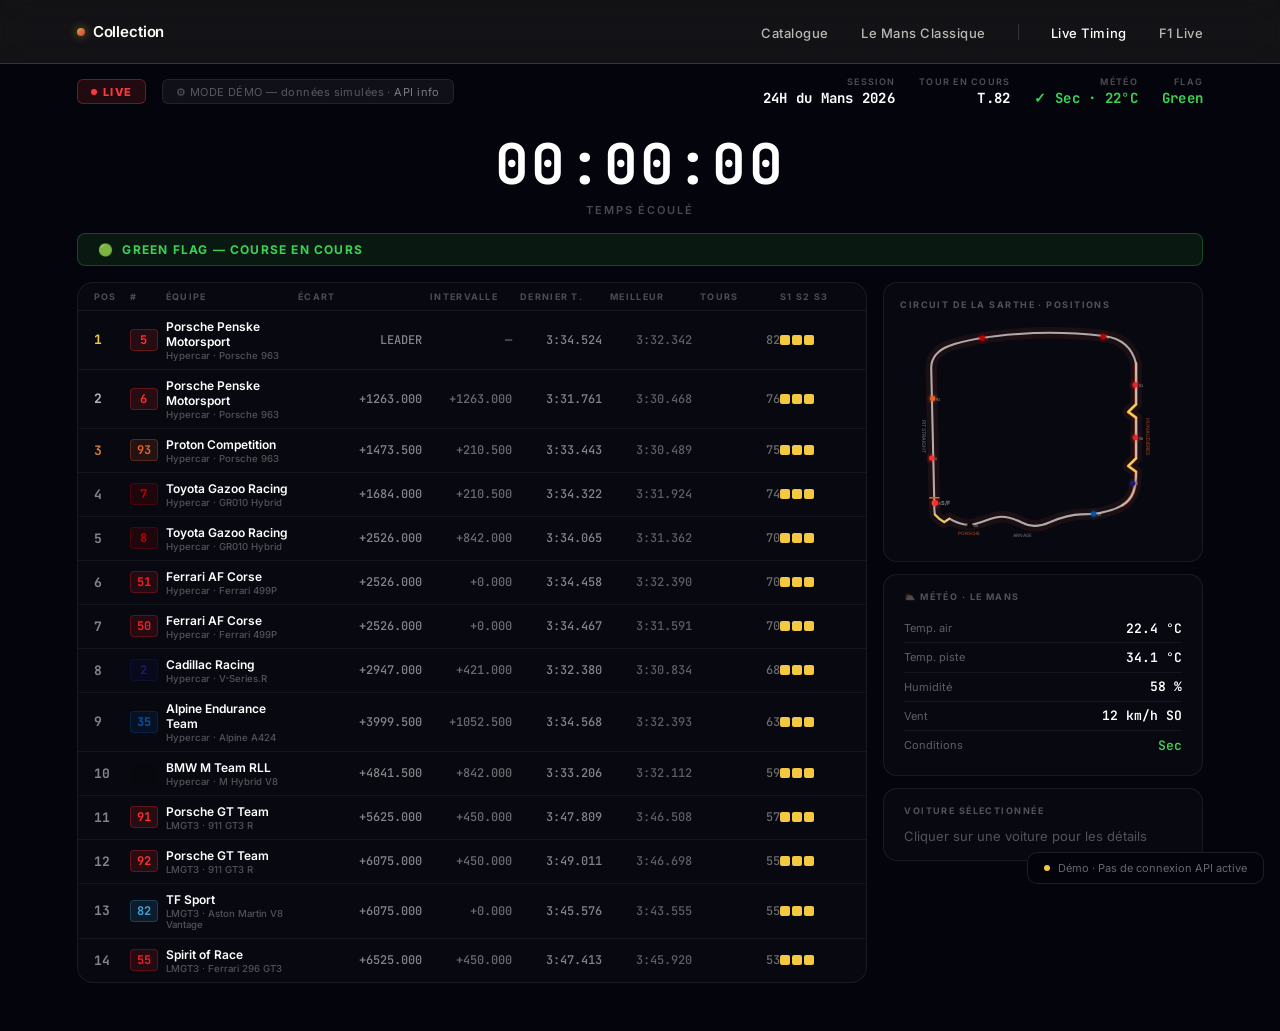
<file: live-timing.html>
<!DOCTYPE html>
<html lang="fr">
<head>
  <meta charset="UTF-8">
  <meta name="viewport" content="width=device-width, initial-scale=1.0">
  <title>Live Timing — Le Mans 24H</title>
  <link rel="preconnect" href="https://fonts.googleapis.com">
  <link rel="preconnect" href="https://fonts.gstatic.com" crossorigin>
  <link href="https://fonts.googleapis.com/css2?family=Inter:wght@300;400;500;600;700;800;900&family=JetBrains+Mono:wght@400;500;700&display=swap" rel="stylesheet">
  <link rel="stylesheet" href="styles/main.css">

  <style>
    :root {
      --green: #39d353;
      --purple: #be57f5;
      --yellow: #f5c842;
      --red: #f54242;
      --blue: #42a0f5;
      --mono: 'JetBrains Mono', 'Courier New', monospace;
    }
    body { background: #04040c; color: var(--text-primary); }

    /* ── TOP STATUS BAR ── */
    .status-bar {
      display: flex; align-items: center; justify-content: space-between;
      padding: calc(var(--nav-h) + .75rem) var(--section-pad-x) .75rem;
      flex-wrap: wrap; gap: .5rem;
    }
    .status-left { display: flex; align-items: center; gap: 1rem; }
    .live-badge {
      display: inline-flex; align-items: center; gap: .4rem;
      background: rgba(249,59,59,.12); border: 1px solid rgba(249,59,59,.35);
      border-radius: 6px; padding: .3rem .8rem;
      font-size: .6875rem; font-weight: 800; letter-spacing: .12em;
      text-transform: uppercase; color: #f93b3b;
    }
    .live-dot {
      width: 6px; height: 6px; border-radius: 50%;
      background: #f93b3b; animation: blink 1.2s ease-in-out infinite;
    }
    @keyframes blink { 0%,100%{opacity:1} 50%{opacity:.2} }
    .demo-note {
      font-size: .6875rem; color: rgba(255,255,255,.3);
      background: rgba(255,255,255,.05); border: 1px solid rgba(255,255,255,.08);
      padding: .3rem .8rem; border-radius: 6px; letter-spacing: .04em;
    }
    .session-info {
      display: flex; align-items: center; gap: 1.5rem; flex-wrap: wrap;
    }
    .si-item { text-align: right; }
    .si-label {
      font-size: .5625rem; font-weight: 600; letter-spacing: .14em;
      text-transform: uppercase; color: rgba(255,255,255,.3); display: block;
    }
    .si-val {
      font-family: var(--mono); font-size: .875rem; font-weight: 700;
      color: var(--text-primary); letter-spacing: .02em;
    }
    .si-val.green { color: var(--green); }
    .si-val.yellow { color: var(--yellow); }
    .si-val.red { color: var(--red); }

    /* ── RACE CLOCK ── */
    .race-clock-wrap {
      text-align: center; padding: .5rem var(--section-pad-x) 1rem;
    }
    #race-clock {
      font-family: var(--mono); font-size: clamp(2rem, 5vw, 3.5rem);
      font-weight: 700; letter-spacing: .04em; color: var(--text-primary);
    }
    .clock-label {
      font-size: .6875rem; font-weight: 600; letter-spacing: .18em;
      text-transform: uppercase; color: rgba(255,255,255,.28); margin-top: .1rem;
    }

    /* ── FLAG STATUS ── */
    .flag-bar {
      margin: 0 var(--section-pad-x) 1rem;
      padding: .5rem 1.25rem;
      border-radius: 8px; font-size: .75rem; font-weight: 700;
      letter-spacing: .1em; text-transform: uppercase;
      transition: all .4s;
    }
    .flag-bar.green-flag { background: rgba(57,211,83,.1); border: 1px solid rgba(57,211,83,.25); color: var(--green); }
    .flag-bar.sc { background: rgba(245,200,66,.12); border: 1px solid rgba(245,200,66,.3); color: var(--yellow); }
    .flag-bar.yellow-flag { background: rgba(245,200,66,.12); border: 1px solid rgba(245,200,66,.3); color: var(--yellow); }

    /* ── MAIN GRID ── */
    .timing-layout {
      display: grid;
      grid-template-columns: 1fr 320px;
      gap: 1rem;
      padding: 0 var(--section-pad-x) 3rem;
      align-items: start;
    }

    /* ── TIMING TABLE ── */
    .timing-table-wrap {
      background: rgba(255,255,255,.02);
      border: 1px solid rgba(255,255,255,.07);
      border-radius: 16px; overflow: hidden;
    }
    .tt-header {
      display: grid;
      grid-template-columns: 36px 36px 1fr 1fr 90px 90px 90px 80px 70px;
      gap: 0;
      padding: .5rem 1rem;
      border-bottom: 1px solid rgba(255,255,255,.07);
      font-size: .5625rem; font-weight: 700; letter-spacing: .14em;
      text-transform: uppercase; color: rgba(255,255,255,.28);
    }
    .tt-row {
      display: grid;
      grid-template-columns: 36px 36px 1fr 1fr 90px 90px 90px 80px 70px;
      gap: 0;
      padding: .5rem 1rem;
      border-bottom: 1px solid rgba(255,255,255,.05);
      align-items: center;
      cursor: pointer; transition: background .15s;
    }
    .tt-row:last-child { border-bottom: none; }
    .tt-row:hover { background: rgba(255,255,255,.04); }
    .tt-row.selected { background: rgba(255,255,255,.06); }

    .tt-pos {
      font-family: var(--mono); font-size: .8125rem; font-weight: 700;
      color: rgba(255,255,255,.5);
    }
    .tt-pos.p1 { color: #f5c842; }
    .tt-pos.p2 { color: rgba(255,255,255,.7); }
    .tt-pos.p3 { color: #cd7f32; }

    .tt-num {
      font-family: var(--mono); font-size: .75rem; font-weight: 700;
      width: 28px; height: 22px; border-radius: 4px;
      display: flex; align-items: center; justify-content: center;
      flex-shrink: 0;
    }

    .tt-team { font-size: .75rem; font-weight: 600; color: var(--text-primary); }
    .tt-car-type { font-size: .6rem; font-weight: 500; color: rgba(255,255,255,.3); margin-top: 1px; }
    .tt-gap {
      font-family: var(--mono); font-size: .75rem; font-weight: 500;
      color: rgba(255,255,255,.5); text-align: right; padding-right: .5rem;
    }
    .tt-interval {
      font-family: var(--mono); font-size: .75rem; font-weight: 500;
      color: rgba(255,255,255,.4); text-align: right; padding-right: .5rem;
    }
    .tt-lap {
      font-family: var(--mono); font-size: .75rem; font-weight: 500;
      text-align: right; padding-right: .5rem;
    }
    .tt-lap.purple { color: var(--purple); }
    .tt-lap.green { color: var(--green); }
    .tt-lap.yellow { color: var(--yellow); }
    .tt-lap.normal { color: rgba(255,255,255,.5); }

    .tt-best {
      font-family: var(--mono); font-size: .75rem; font-weight: 500;
      color: rgba(255,255,255,.35); text-align: right; padding-right: .5rem;
    }
    .tt-laps {
      font-family: var(--mono); font-size: .75rem; font-weight: 500;
      color: rgba(255,255,255,.4); text-align: right;
    }
    .tt-sectors {
      display: flex; gap: 2px; align-items: center;
    }
    .sector-dot {
      width: 10px; height: 10px; border-radius: 2px;
      transition: background .3s;
    }

    /* ── SIDE PANEL ── */
    .side-panel { display: flex; flex-direction: column; gap: .75rem; }

    /* Circuit mini map */
    .mini-circuit {
      background: rgba(255,255,255,.02);
      border: 1px solid rgba(255,255,255,.07);
      border-radius: 14px; padding: 1rem;
    }
    .mini-circuit-title {
      font-size: .5625rem; font-weight: 700; letter-spacing: .16em;
      text-transform: uppercase; color: rgba(255,255,255,.3); margin-bottom: .75rem;
    }
    .mini-circuit svg { width: 100%; height: auto; display: block; }

    /* Weather */
    .weather-card {
      background: rgba(255,255,255,.02);
      border: 1px solid rgba(255,255,255,.07);
      border-radius: 14px; padding: 1rem 1.25rem;
    }
    .weather-row {
      display: flex; justify-content: space-between; align-items: center;
      padding: .35rem 0; border-bottom: 1px solid rgba(255,255,255,.05);
    }
    .weather-row:last-child { border-bottom: none; }
    .weather-key { font-size: .6875rem; color: rgba(255,255,255,.35); }
    .weather-val {
      font-family: var(--mono); font-size: .8125rem; font-weight: 600;
      color: var(--text-primary);
    }

    /* Selected car detail */
    .car-detail {
      background: rgba(255,255,255,.02);
      border: 1px solid rgba(255,255,255,.07);
      border-radius: 14px; padding: 1rem 1.25rem;
    }
    .car-detail-title {
      font-size: .5625rem; font-weight: 700; letter-spacing: .16em;
      text-transform: uppercase; color: rgba(255,255,255,.3); margin-bottom: .75rem;
    }
    .cd-num {
      font-family: var(--mono); font-size: 2.5rem; font-weight: 900;
      letter-spacing: -.04em; line-height: 1; margin-bottom: .2rem;
    }
    .cd-team { font-size: .875rem; font-weight: 700; color: var(--text-primary); margin-bottom: .1rem; }
    .cd-car { font-size: .75rem; color: rgba(255,255,255,.4); margin-bottom: .75rem; }
    .cd-drivers { font-size: .75rem; color: rgba(255,255,255,.5); line-height: 1.6; margin-bottom: .75rem; }

    .sector-bars { display: flex; gap: 4px; margin-bottom: .75rem; }
    .sector-bar {
      flex: 1; height: 6px; border-radius: 3px;
      transition: background .4s;
    }

    .cd-stats { display: flex; flex-direction: column; gap: .4rem; }
    .cd-stat {
      display: flex; justify-content: space-between;
      font-size: .75rem; padding: .3rem 0;
      border-bottom: 1px solid rgba(255,255,255,.05);
    }
    .cd-stat:last-child { border-bottom: none; }
    .cd-stat-key { color: rgba(255,255,255,.35); }
    .cd-stat-val { font-family: var(--mono); font-weight: 600; color: var(--text-primary); }

    /* API Connection status */
    .api-status {
      position: fixed; bottom: 1rem; right: 1rem;
      background: rgba(4,4,12,.9); border: 1px solid rgba(255,255,255,.1);
      border-radius: 10px; padding: .5rem 1rem;
      font-size: .6875rem; display: flex; align-items: center; gap: .5rem;
      color: rgba(255,255,255,.4); z-index: 100;
      backdrop-filter: blur(12px); -webkit-backdrop-filter: blur(12px);
    }
    .api-dot { width: 6px; height: 6px; border-radius: 50%; flex-shrink: 0; }

    @media (max-width: 1024px) {
      .timing-layout { grid-template-columns: 1fr; }
      .side-panel { flex-direction: row; flex-wrap: wrap; }
      .mini-circuit, .weather-card, .car-detail { flex: 1; min-width: 240px; }
      .tt-header, .tt-row {
        grid-template-columns: 28px 28px 1fr 80px 80px 60px;
      }
      .tt-interval, .tt-best, .tt-laps { display: none; }
    }
    @media (max-width: 600px) {
      .status-bar { padding-top: calc(var(--nav-h) + .5rem); }
    }
  </style>
</head>
<body>

  <!-- ═══ NAV ═══ -->
  <nav class="nav-glass" id="nav">
    <a href="index.html" class="nav-logo">
      <span class="logo-dot"></span>
      Collection
    </a>
    <ul class="nav-links">
      <li><a href="catalogue.html">Catalogue</a></li>
      <li><a href="lemans-classique.html">Le Mans Classique</a></li>
      <li class="nav-sep"></li>
      <li><a href="live-timing.html" style="color:var(--text-primary)">Live Timing</a></li>
      <li><a href="f1-live.html">F1 Live</a></li>
    </ul>
  </nav>

  <!-- ═══ STATUS BAR ═══ -->
  <div class="status-bar">
    <div class="status-left">
      <div class="live-badge"><span class="live-dot"></span>Live</div>
      <div class="demo-note">⚙ MODE DÉMO — données simulées · <a href="#" id="api-info-link" style="color:rgba(255,255,255,.45);text-decoration:none">API info</a></div>
    </div>
    <div class="session-info">
      <div class="si-item">
        <span class="si-label">Session</span>
        <span class="si-val">24H du Mans 2026</span>
      </div>
      <div class="si-item">
        <span class="si-label">Tour en cours</span>
        <span id="current-lap" class="si-val">—</span>
      </div>
      <div class="si-item">
        <span class="si-label">Météo</span>
        <span class="si-val green">✓ Sec · 22°C</span>
      </div>
      <div class="si-item">
        <span class="si-label">Flag</span>
        <span id="flag-label" class="si-val green">Green</span>
      </div>
    </div>
  </div>

  <!-- Race clock -->
  <div class="race-clock-wrap">
    <div id="race-clock">00:00:00</div>
    <div class="clock-label">Temps écoulé</div>
  </div>

  <!-- Flag bar -->
  <div id="flag-bar" class="flag-bar green-flag">🟢 &nbsp;Green Flag — Course en cours</div>

  <!-- ═══ MAIN GRID ═══ -->
  <div class="timing-layout">

    <!-- ── TIMING TABLE ── -->
    <div class="timing-table-wrap">
      <div class="tt-header">
        <span>POS</span>
        <span>#</span>
        <span>ÉQUIPE</span>
        <span>ÉCART</span>
        <span>INTERVALLE</span>
        <span>DERNIER T.</span>
        <span>MEILLEUR</span>
        <span>TOURS</span>
        <span>S1 S2 S3</span>
      </div>
      <div id="timing-body"></div>
    </div>

    <!-- ── SIDE PANEL ── -->
    <div class="side-panel">

      <!-- Mini circuit -->
      <div class="mini-circuit">
        <div class="mini-circuit-title">Circuit de la Sarthe · Positions</div>
        <svg viewBox="20 30 550 430" fill="none" xmlns="http://www.w3.org/2000/svg" preserveAspectRatio="xMidYMid meet">
          <defs>
            <path id="mc-track" d="
              M 86,378
              L 80,118
              C 80,100 92,84 114,76
              C 142,66 190,57 248,53
              C 302,49 360,51 412,57
              C 444,61 466,77 474,110
              L 474,188
              L 459,203
              L 474,214
              L 474,292
              L 459,307
              L 474,318
              C 474,350 468,370 448,382
              C 428,394 400,400 368,400
              C 345,400 325,408 308,415
              C 290,423 271,425 255,416
              C 237,407 220,402 204,406
              C 187,410 171,418 156,420
              C 140,421 125,414 115,408
              L 105,415
              L 95,408
              L 87,400
              L 86,390
              L 86,378
            "/>
          </defs>
          <!-- Glow -->
          <use href="#mc-track" stroke="rgba(255,107,53,0.08)" stroke-width="22" stroke-linejoin="round" stroke-linecap="round" fill="none"/>
          <!-- Mulsanne highlight -->
          <path d="M 474,110 L 474,188 L 459,203 L 474,214 L 474,292 L 459,307 L 474,318 C 474,350 468,370 448,382"
                stroke="rgba(232,98,42,0.45)" stroke-width="7" stroke-linecap="round" stroke-linejoin="round" fill="none"/>
          <!-- Main trace -->
          <use href="#mc-track" stroke="rgba(255,255,255,0.65)" stroke-width="4" stroke-linejoin="round" stroke-linecap="round" fill="none"/>
          <!-- Mulsanne chicanes -->
          <path d="M 474,188 L 459,203 L 474,214" stroke="rgba(255,210,70,0.85)" stroke-width="4" stroke-linecap="round" stroke-linejoin="round" fill="none"/>
          <path d="M 474,292 L 459,307 L 474,318" stroke="rgba(255,210,70,0.85)" stroke-width="4" stroke-linecap="round" stroke-linejoin="round" fill="none"/>
          <!-- Ford chicanes -->
          <path d="M 115,408 L 105,415 L 95,408 L 87,400" stroke="rgba(255,210,70,0.7)" stroke-width="4" stroke-linecap="round" stroke-linejoin="round" fill="none"/>
          <!-- Start/Finish line -->
          <line x1="76" y1="368" x2="96" y2="368" stroke="#E8622A" stroke-width="3"/>
          <circle cx="86" cy="378" r="5" fill="#E8622A"/>
          <!-- Key labels -->
          <text x="98" y="382" fill="rgba(255,255,255,.55)" font-size="11" font-family="Inter,sans-serif" font-weight="600">S/F</text>
          <text x="67" y="250" fill="rgba(255,255,255,.3)" font-size="10" font-family="Inter,sans-serif" font-weight="600" text-anchor="middle" writing-mode="vertical-rl">PIT STRAIGHT</text>
          <text x="496" y="250" fill="rgba(232,98,42,.45)" font-size="10" font-family="Inter,sans-serif" font-weight="700" text-anchor="middle" writing-mode="vertical-rl">HUNAUDIÈRES</text>
          <text x="255" y="444" fill="rgba(255,255,255,.3)" font-size="9" font-family="Inter,sans-serif" font-weight="600" text-anchor="middle">ARNAGE</text>
          <text x="153" y="440" fill="rgba(232,98,42,.5)" font-size="9" font-family="Inter,sans-serif" font-weight="700" text-anchor="middle">PORSCHE</text>
          <!-- Cars drawn dynamically -->
          <g id="circuit-cars"></g>
        </svg>
      </div>

      <!-- Weather -->
      <div class="weather-card">
        <div style="font-size:.5625rem;font-weight:700;letter-spacing:.16em;text-transform:uppercase;color:rgba(255,255,255,.3);margin-bottom:.75rem">⛅ Météo · Le Mans</div>
        <div class="weather-row">
          <span class="weather-key">Temp. air</span>
          <span class="weather-val">22.4 °C</span>
        </div>
        <div class="weather-row">
          <span class="weather-key">Temp. piste</span>
          <span class="weather-val">34.1 °C</span>
        </div>
        <div class="weather-row">
          <span class="weather-key">Humidité</span>
          <span class="weather-val">58 %</span>
        </div>
        <div class="weather-row">
          <span class="weather-key">Vent</span>
          <span class="weather-val">12 km/h SO</span>
        </div>
        <div class="weather-row">
          <span class="weather-key">Conditions</span>
          <span class="weather-val" style="color:var(--green)">Sec</span>
        </div>
      </div>

      <!-- Car detail -->
      <div class="car-detail">
        <div class="car-detail-title">Voiture sélectionnée</div>
        <div id="car-detail-content" style="color:rgba(255,255,255,.3);font-size:.8125rem">
          Cliquer sur une voiture pour les détails
        </div>
      </div>

    </div>
  </div>

  <!-- API status badge -->
  <div class="api-status">
    <div class="api-dot" style="background:var(--yellow)"></div>
    <span>Démo · Pas de connexion API active</span>
  </div>

  <!-- API Info modal -->
  <div id="api-modal" style="display:none;position:fixed;inset:0;background:rgba(0,0,0,.7);z-index:200;align-items:center;justify-content:center;backdrop-filter:blur(8px)">
    <div style="background:#0d0d1e;border:1px solid rgba(255,255,255,.12);border-radius:20px;padding:2rem;max-width:520px;width:calc(100% - 2rem);position:relative">
      <button onclick="document.getElementById('api-modal').style.display='none'" style="position:absolute;top:1rem;right:1rem;color:rgba(255,255,255,.4);font-size:1.25rem">✕</button>
      <h3 style="font-size:1.125rem;font-weight:800;margin-bottom:.75rem">Connexion API — État</h3>
      <div style="background:rgba(255,200,66,.08);border:1px solid rgba(255,200,66,.2);border-radius:10px;padding:1rem;margin-bottom:1rem">
        <p style="font-size:.8125rem;color:rgba(255,200,66,.9);font-weight:600;margin-bottom:.4rem">⚠ Aucune API publique disponible</p>
        <p style="font-size:.75rem;color:rgba(255,255,255,.5);line-height:1.6">Le timing officiel du Mans (24H WEC &amp; Le Mans Classique) est géré par <strong style="color:rgba(255,255,255,.7)">Al Kamel Systems</strong> — système propriétaire fermé, sans API publique documentée.</p>
      </div>
      <p style="font-size:.75rem;color:rgba(255,255,255,.5);line-height:1.8;margin-bottom:1rem">
        <strong style="color:var(--text-primary)">Ce qui est accessible :</strong><br>
        → <code style="color:var(--green);background:rgba(57,211,83,.1);padding:1px 4px;border-radius:3px">https://livetiming.fiawec.com/</code> — timing officiel WEC (navigateur uniquement)<br>
        → <code style="color:var(--green);background:rgba(57,211,83,.1);padding:1px 4px;border-radius:3px">https://fiawec.alkamelsystems.com/</code> — résultats PDF<br>
        → WebSocket inspecté pendant la course (endpoints changeants)<br>
      </p>
      <p style="font-size:.75rem;color:rgba(255,255,255,.5);line-height:1.8">
        <strong style="color:var(--text-primary)">Pour une vraie intégration :</strong><br>
        → Contacter Al Kamel Systems pour un accès API développeur<br>
        → Ou utiliser un proxy serveur (Node.js) qui intercepte les données WS pendant la course
      </p>
      <button onclick="document.getElementById('api-modal').style.display='none'" style="margin-top:1.25rem;width:100%;padding:.75rem;background:rgba(255,255,255,.07);border:1px solid rgba(255,255,255,.1);border-radius:10px;color:var(--text-primary);font-size:.875rem;font-weight:600;cursor:pointer">Compris</button>
    </div>
  </div>


  <script>
  /* ═══════════════════════════════════════════════════════
     LIVE TIMING — DEMO ENGINE
     Structure prête pour brancher une API réelle :
     Replace fetchRaceData() with WebSocket/fetch calls
  ═══════════════════════════════════════════════════════ */

  /* ── CAR DATA (Hypercar field realistic Le Mans 2026) ── */
  const CARS = [
    { num:'5',  color:'#FF2D2D', team:'Porsche Penske Motorsport', car:'Porsche 963', drivers:'Campbell / Christensen / Makowiecki', cls:'Hypercar' },
    { num:'6',  color:'#FF2D2D', team:'Porsche Penske Motorsport', car:'Porsche 963', drivers:'Jaminet / Nasr / Tandy', cls:'Hypercar' },
    { num:'93', color:'#E8622A', team:'Proton Competition', car:'Porsche 963', drivers:'Andlauer / Malykhin / Bachler', cls:'Hypercar' },
    { num:'7',  color:'#BE0000', team:'Toyota Gazoo Racing', car:'GR010 Hybrid', drivers:'Conway / Kobayashi / López', cls:'Hypercar' },
    { num:'8',  color:'#BE0000', team:'Toyota Gazoo Racing', car:'GR010 Hybrid', drivers:'Buemi / Hirakawa / Hartley', cls:'Hypercar' },
    { num:'51', color:'#ED2027', team:'Ferrari AF Corse', car:'Ferrari 499P', drivers:'Pier Guidi / Calado / Giovinazzi', cls:'Hypercar' },
    { num:'50', color:'#ED2027', team:'Ferrari AF Corse', car:'Ferrari 499P', drivers:'Fuoco / Molina / Nielsen', cls:'Hypercar' },
    { num:'2',  color:'#1A1A70', team:'Cadillac Racing', car:'V-Series.R', drivers:'Bamber / Bourdais / Westbrook', cls:'Hypercar' },
    { num:'35', color:'#0057A8', team:'Alpine Endurance Team', car:'Alpine A424', drivers:'Lapierre / Menezes / Ragues', cls:'Hypercar' },
    { num:'20', color:'#0A0A0A', team:'BMW M Team RLL', car:'M Hybrid V8', drivers:'Farfus / Yelloly / van der Linde', cls:'Hypercar' },
    { num:'91', color:'#FF2D2D', team:'Porsche GT Team', car:'911 GT3 R', drivers:'Lietz / Sturm / Olsen', cls:'LMGT3' },
    { num:'92', color:'#FF2D2D', team:'Porsche GT Team', car:'911 GT3 R', drivers:'Estre / Christensen / Gimeno', cls:'LMGT3' },
    { num:'55', color:'#ED2027', team:'Spirit of Race', car:'Ferrari 296 GT3', drivers:'Flohr / Castellacci / Cressoni', cls:'LMGT3' },
    { num:'82', color:'#36A2D7', team:'TF Sport', car:'Aston Martin V8 Vantage', drivers:'Turner / Adam / Gunn', cls:'LMGT3' },
  ];

  /* ── RACE STATE ── */
  let raceState = [];
  let elapsed = 0; // seconds elapsed in race
  let totalLaps = 200;
  let selectedCar = null;

  const BASE_LAPTIMES = {
    'Hypercar': 210.5,  // ~3:30.5 base
    'LMGT3':    225.0,  // ~3:45.0 base
  };

  function fmtTime(s) {
    const m = Math.floor(s / 60);
    const sec = (s % 60).toFixed(3).padStart(6,'0');
    return `${m}:${sec}`;
  }

  function fmtRaceTime(s) {
    const h = Math.floor(s / 3600);
    const m = Math.floor((s % 3600) / 60);
    const sec = Math.floor(s % 60);
    return `${String(h).padStart(2,'0')}:${String(m).padStart(2,'0')}:${String(sec).padStart(2,'0')}`;
  }

  function randBetween(a, b) { return a + Math.random() * (b - a); }

  /* ── INIT RACE ── */
  function initRace() {
    raceState = CARS.map((car, i) => {
      const base = BASE_LAPTIMES[car.cls];
      const variation = randBetween(-2, 2);
      const bestLap = base + variation;
      return {
        ...car,
        pos: i + 1,
        gap: i === 0 ? 'LEADER' : null,
        interval: null,
        laps: Math.max(1, 80 - i * 2 + Math.floor(randBetween(-3, 3))),
        lastLap: bestLap + randBetween(0, 3),
        bestLap: bestLap,
        sectors: [
          randBetween(62, 68),
          randBetween(55, 62),
          randBetween(78, 90),
        ],
        sectorColors: ['yellow','yellow','yellow'],
        totalTime: 0,
        pit: false,
        lapVariance: variation,
      };
    });
    computeGaps();
  }

  function computeGaps() {
    // Sort by laps desc then by totalTime asc
    raceState.sort((a,b) => {
      if (b.laps !== a.laps) return b.laps - a.laps;
      return a.totalTime - b.totalTime;
    });

    raceState.forEach((car, i) => {
      car.pos = i + 1;
      if (i === 0) {
        car.gap = 'LEADER';
        car.interval = '—';
      } else {
        const leaderTime = raceState[0].totalTime + (raceState[0].laps - car.laps) * BASE_LAPTIMES[car.cls];
        const myTime = car.totalTime;
        const gapSec = leaderTime - myTime;
        car.gap = gapSec > 0 ? `+${gapSec.toFixed(3)}` : `+${Math.abs(gapSec).toFixed(3)}`;

        const prevTime = raceState[i-1].totalTime + (raceState[i-1].laps - car.laps) * BASE_LAPTIMES[car.cls];
        const intSec = prevTime - myTime;
        car.interval = intSec > 0 ? `+${intSec.toFixed(3)}` : `+${Math.abs(intSec).toFixed(3)}`;
      }
    });
  }

  /* ── UPDATE TICK (called every ~2s) ── */
  function updateRace() {
    elapsed += 2;

    raceState.forEach(car => {
      // Probabilistic lap completion
      const lapTime = car.bestLap + randBetween(-0.5, 4) + (car.pit ? 45 : 0);

      // Update total time (simplified)
      car.totalTime += 2;

      // Random lap completion
      if (Math.random() < 2 / lapTime) {
        car.laps += 1;
        car.lastLap = lapTime;

        // Update best lap
        if (lapTime < car.bestLap) {
          car.bestLap = lapTime;
        }

        // Random sector colors
        car.sectorColors = car.sectorColors.map(() => {
          const r = Math.random();
          if (r < 0.05) return 'purple';
          if (r < 0.4) return 'green';
          if (r < 0.75) return 'yellow';
          return 'normal';
        });

        // Random pit stop
        car.pit = Math.random() < 0.02;
      }
    });

    computeGaps();
    renderTable();
    updateClock();
    updateCurrentLap();
    updateCircuitPositions();
    if (selectedCar) updateCarDetail(selectedCar);
  }

  /* ── RENDER TABLE ── */
  function renderTable() {
    const body = document.getElementById('timing-body');
    body.innerHTML = '';

    raceState.forEach(car => {
      const posClass = car.pos === 1 ? 'p1' : car.pos === 2 ? 'p2' : car.pos === 3 ? 'p3' : '';

      const sectorColors = car.sectorColors || ['yellow','yellow','yellow'];
      const sColorMap = {
        purple: '#be57f5',
        green: '#39d353',
        yellow: '#f5c842',
        normal: 'rgba(255,255,255,0.15)',
      };

      const lapColor = car.sectorColors.every(s => s === 'purple') ? 'purple'
        : car.sectorColors.some(s => s === 'purple') ? 'green'
        : car.sectorColors.some(s => s === 'green') ? 'green'
        : 'normal';

      const row = document.createElement('div');
      row.className = 'tt-row' + (selectedCar === car.num ? ' selected' : '');
      row.innerHTML = `
        <span class="tt-pos ${posClass}">${car.pos}</span>
        <span class="tt-num" style="background:${car.color}22;color:${car.color};border:1px solid ${car.color}44">${car.num}</span>
        <div>
          <div class="tt-team">${car.team}</div>
          <div class="tt-car-type">${car.cls} · ${car.car}</div>
        </div>
        <span class="tt-gap">${car.gap}</span>
        <span class="tt-interval">${car.interval}</span>
        <span class="tt-lap ${lapColor}">${car.pit ? '🔧 PIT' : fmtTime(car.lastLap)}</span>
        <span class="tt-best">${fmtTime(car.bestLap)}</span>
        <span class="tt-laps">${car.laps}</span>
        <div class="tt-sectors">
          ${sectorColors.map(c => `<div class="sector-dot" style="background:${sColorMap[c]}"></div>`).join('')}
        </div>
      `;
      row.addEventListener('click', () => {
        selectedCar = car.num;
        updateCarDetail(car.num);
        document.querySelectorAll('.tt-row').forEach(r => r.classList.remove('selected'));
        row.classList.add('selected');
      });
      body.appendChild(row);
    });
  }

  function updateCarDetail(carNum) {
    const car = raceState.find(c => c.num === carNum);
    if (!car) return;
    const sColorMap = { purple:'#be57f5', green:'#39d353', yellow:'#f5c842', normal:'rgba(255,255,255,0.15)' };
    const content = document.getElementById('car-detail-content');
    content.innerHTML = `
      <div class="cd-num" style="color:${car.color}">#${car.num}</div>
      <div class="cd-team">${car.team}</div>
      <div class="cd-car">${car.car} · ${car.cls}</div>
      <div class="cd-drivers">🧑‍✈️ ${car.drivers.replace(/ \/ /g, '<br>🧑‍✈️ ')}</div>
      <div class="sector-bars">
        ${(car.sectorColors || []).map((c,i) => `<div class="sector-bar" style="background:${sColorMap[c]}" title="S${i+1}"></div>`).join('')}
      </div>
      <div class="cd-stats">
        <div class="cd-stat"><span class="cd-stat-key">Position</span><span class="cd-stat-val">P${car.pos}</span></div>
        <div class="cd-stat"><span class="cd-stat-key">Écart leader</span><span class="cd-stat-val">${car.gap}</span></div>
        <div class="cd-stat"><span class="cd-stat-key">Dernier tour</span><span class="cd-stat-val">${car.pit ? 'PIT STOP' : fmtTime(car.lastLap)}</span></div>
        <div class="cd-stat"><span class="cd-stat-key">Meilleur tour</span><span class="cd-stat-val">${fmtTime(car.bestLap)}</span></div>
        <div class="cd-stat"><span class="cd-stat-key">Tours complétés</span><span class="cd-stat-val">${car.laps}</span></div>
        <div class="cd-stat"><span class="cd-stat-key">Statut</span><span class="cd-stat-val" style="color:${car.pit ? 'var(--yellow)' : 'var(--green)'}">${car.pit ? '🔧 Pit stop' : '🟢 En course'}</span></div>
      </div>
    `;
  }

  function updateClock() {
    document.getElementById('race-clock').textContent = fmtRaceTime(elapsed);
  }

  function updateCurrentLap() {
    if (raceState.length > 0) {
      document.getElementById('current-lap').textContent = `T.${raceState[0].laps}`;
    }
  }

  /* Circuit positions mapped to real Circuit de la Sarthe coordinates (viewBox 20 30 550 430) */
  const TRACK_POSITIONS = [
    [86,378],   // Start/Finish
    [82,290],   // Mid pit straight
    [80,175],   // Upper pit straight / Dunlop
    [180,60],   // Esses Forêt
    [412,57],   // Tertre Rouge
    [474,150],  // Upper Hunaudières
    [474,252],  // Mid Hunaudières / Chicane 1
    [466,340],  // Lower Hunaudières / Chicane 2
    [390,398],  // Indianapolis
    [156,420],  // Porsche Curves
  ];

  function updateCircuitPositions() {
    const g = document.getElementById('circuit-cars');
    g.innerHTML = '';
    raceState.slice(0, 10).forEach((car, i) => {
      const [x, y] = TRACK_POSITIONS[i % TRACK_POSITIONS.length];
      const jx = randBetween(-3, 3);
      const jy = randBetween(-3, 3);
      const dot = document.createElementNS('http://www.w3.org/2000/svg', 'circle');
      dot.setAttribute('cx', x + jx);
      dot.setAttribute('cy', y + jy);
      dot.setAttribute('r', '5');
      dot.setAttribute('fill', car.color);
      dot.style.filter = `drop-shadow(0 0 4px ${car.color})`;
      const label = document.createElementNS('http://www.w3.org/2000/svg', 'text');
      label.setAttribute('x', x + jx + 7);
      label.setAttribute('y', y + jy + 4);
      label.setAttribute('fill', 'rgba(255,255,255,.6)');
      label.setAttribute('font-size', '7');
      label.setAttribute('font-family', 'JetBrains Mono, monospace');
      label.textContent = car.num;
      g.appendChild(dot);
      g.appendChild(label);
    });
  }

  /* ── API CONNECTION FRAMEWORK ──
     To connect a real API, replace this with:

     Option A — WebSocket (WEC during race weekend):
     const ws = new WebSocket('wss://livetiming.fiawec.com/timing');
     ws.onmessage = (e) => { parseAlKamelData(JSON.parse(e.data)); renderTable(); };

     Option B — Polling fallback:
     setInterval(async () => {
       const r = await fetch('https://your-proxy.com/api/wec-timing');
       const data = await r.json();
       parseAndUpdate(data);
     }, 5000);

     Note: Direct browser connection to fiawec.com will fail due to CORS.
     A server-side proxy (Node.js/Vercel function) is required.
  ── */

  /* ── BOOT ── */
  document.getElementById('api-info-link').addEventListener('click', e => {
    e.preventDefault();
    document.getElementById('api-modal').style.display = 'flex';
  });

  initRace();
  renderTable();
  updateClock();
  updateCurrentLap();
  updateCircuitPositions();

  // Update every 2 seconds (realistic live timing cadence)
  setInterval(updateRace, 2000);

  // Occasional flag changes
  setInterval(() => {
    const flags = ['green','green','green','green','sc','yellow'];
    const flag = flags[Math.floor(Math.random() * flags.length)];
    const bar = document.getElementById('flag-bar');
    const label = document.getElementById('flag-label');
    if (flag === 'green') {
      bar.className = 'flag-bar green-flag';
      bar.innerHTML = '🟢 &nbsp;Green Flag — Course en cours';
      label.textContent = 'Green';
      label.className = 'si-val green';
    } else if (flag === 'sc') {
      bar.className = 'flag-bar sc';
      bar.innerHTML = '🟡 &nbsp;Safety Car — Déployée sur la piste';
      label.textContent = 'SC';
      label.className = 'si-val yellow';
    } else {
      bar.className = 'flag-bar yellow-flag';
      bar.innerHTML = '🟡 &nbsp;Yellow Flag — Incident en secteur';
      label.textContent = 'Yellow';
      label.className = 'si-val yellow';
    }
  }, 45000 + Math.random() * 30000);

  </script>
</body>
</html>
</file>
<file: styles/main.css>
/* ═══════════════════════════════════════════════
   DESIGN TOKENS — Porsche Design System
   ═══════════════════════════════════════════════ */
:root {
  /* Porsche Primary Colors */
  --color-black:     #1a1a1a;
  --color-white:     #ffffff;
  --color-charcoal:  #4a4a4a;

  /* Porsche Accent Colors */
  --color-carmine:   #D63447;  /* Red accent */
  --color-sky-blue:  #87CEEB;  /* Modern / Electric */
  --color-gold:      #D4AF37;  /* Luxury / Premium */
  --color-cream:     #F5E6D3;  /* Light elements */

  /* Backgrounds — Porsche palette */
  --bg-deep:     #1a1a1a;      /* Porsche black */
  --bg-dark:     #262626;      /* Slightly lighter black */
  --bg-surface:  #2a2a2a;      /* Surface level */
  --bg-elevated: #333333;      /* Elevated surfaces */

  /* Glass effect — Refined */
  --glass-bg:        rgba(255, 255, 255, 0.08);
  --glass-bg-hover:  rgba(255, 255, 255, 0.12);
  --glass-border:    rgba(255, 255, 255, 0.15);
  --glass-border-hi: rgba(255, 255, 255, 0.20);
  --glass-blur:      20px;

  /* Spacing scale (8pt rhythm) */
  --space-1: 4px;
  --space-2: 8px;
  --space-3: 12px;
  --space-4: 16px;
  --space-5: 24px;
  --space-6: 32px;
  --space-7: 48px;
  --space-8: 64px;
  --space-9: 96px;

  /* Typography */
  --font-sans:     'Inter', -apple-system, BlinkMacSystemFont, 'Helvetica Neue', sans-serif;
  --text-primary:  #ffffff;
  --text-secondary: rgba(255, 255, 255, 0.70);
  --text-muted:    rgba(255, 255, 255, 0.50);

  /* Easing */
  --ease-spring:    cubic-bezier(0.34, 1.56, 0.64, 1);
  --ease-smooth:    cubic-bezier(0.25, 0.46, 0.45, 0.94);
  --ease-out-expo:  cubic-bezier(0.19, 1.00, 0.22, 1.00);
  --ease-in-expo:   cubic-bezier(0.95, 0.05, 0.80, 0.04);

  /* Layout */
  --nav-h: 64px;
  --section-pad-x: clamp(2rem, 6vw, 5rem);
}

/* ═══════════════════════════════════════════════
   RESET
   ═══════════════════════════════════════════════ */
*, *::before, *::after {
  box-sizing: border-box;
  margin: 0;
  padding: 0;
}

html {
  font-size: 16px;
  scroll-behavior: smooth;
}

body {
  font-family: var(--font-sans);
  background: var(--bg-deep);
  color: var(--text-primary);
  overflow-x: hidden;
  -webkit-font-smoothing: antialiased;
  -moz-osx-font-smoothing: grayscale;
}

img, canvas { display: block; }
ul { list-style: none; }
a { text-decoration: none; color: inherit; }
button { cursor: pointer; border: none; background: none; font: inherit; color: inherit; }

/* ═══════════════════════════════════════════════
   NAVIGATION
   ═══════════════════════════════════════════════ */
.nav-glass {
  position: fixed;
  top: 0;
  left: 0;
  right: 0;
  height: var(--nav-h);
  z-index: 1000;
  display: flex;
  align-items: center;
  justify-content: space-between;
  padding: 0 var(--section-pad-x);
  background: rgba(26, 26, 26, 0.72);
  backdrop-filter: blur(var(--glass-blur)) saturate(180%);
  -webkit-backdrop-filter: blur(var(--glass-blur)) saturate(180%);
  border-bottom: 1px solid var(--glass-border);
  transition: background 0.5s var(--ease-smooth),
              border-color 0.5s var(--ease-smooth);
}

.nav-logo {
  display: flex;
  align-items: center;
  gap: 0.5rem;
  font-size: 0.9375rem;
  font-weight: 600;
  letter-spacing: -0.01em;
  color: var(--text-primary);
}

.logo-dot {
  width: 8px;
  height: 8px;
  border-radius: 50%;
  background: linear-gradient(135deg, #D4AF37, #D63447);
  box-shadow: 0 0 10px rgba(212, 175, 55, 0.6);
  flex-shrink: 0;
}

.nav-links {
  display: flex;
  align-items: center;
  gap: 2rem;
}

.nav-sep {
  width: 1px;
  height: 16px;
  background: var(--glass-border);
  flex-shrink: 0;
}

.nav-links a {
  font-size: 0.8125rem;
  font-weight: 500;
  letter-spacing: 0.04em;
  color: var(--text-secondary);
  transition: color 0.25s var(--ease-smooth);
  position: relative;
}

.nav-links a::after {
  content: '';
  position: absolute;
  bottom: -4px;
  left: 0;
  right: 0;
  height: 1px;
  background: var(--text-primary);
  transform: scaleX(0);
  transition: transform 0.3s var(--ease-spring);
  transform-origin: left;
}

.nav-links a:hover,
.nav-links a.active {
  color: var(--text-primary);
}

.nav-links a.active::after {
  transform: scaleX(1);
}

/* ═══════════════════════════════════════════════
   HERO
   ═══════════════════════════════════════════════ */
.hero-section {
  min-height: 100vh;
  display: flex;
  flex-direction: column;
  align-items: center;
  justify-content: center;
  position: relative;
  overflow: hidden;
  background: radial-gradient(ellipse 90% 70% at 50% 40%,
    #262626 0%,
    #1f1f1f 45%,
    var(--bg-deep) 100%
  );
}

/* Dot grid texture */
.hero-bg-grid {
  position: absolute;
  inset: 0;
  background-image: radial-gradient(circle, rgba(255,255,255,0.035) 1px, transparent 1px);
  background-size: 40px 40px;
  pointer-events: none;
}

/* Ambient radial glow — Porsche gold */
.hero-bg-glow {
  position: absolute;
  width: 60vmax;
  height: 60vmax;
  border-radius: 50%;
  background: radial-gradient(circle,
    rgba(212, 175, 55, 0.08) 0%,
    rgba(214, 52, 71, 0.05) 40%,
    transparent 70%
  );
  pointer-events: none;
  animation: glowPulse 8s ease-in-out infinite alternate;
}

@keyframes glowPulse {
  from { opacity: 0.6; transform: scale(0.95); }
  to   { opacity: 1;   transform: scale(1.05); }
}

.hero-content {
  position: relative;
  z-index: 1;
  text-align: center;
  display: flex;
  flex-direction: column;
  align-items: center;
  gap: 1.25rem;
}

.hero-eyebrow {
  font-size: 0.75rem;
  font-weight: 600;
  letter-spacing: 0.2em;
  text-transform: uppercase;
  color: var(--text-muted);
  opacity: 0; /* animated in by GSAP */
}

.hero-title {
  font-size: clamp(5rem, 15vw, 14rem);
  font-weight: 900;
  letter-spacing: -0.05em;
  line-height: 0.9;
  background: linear-gradient(
    160deg,
    #ffffff 0%,
    rgba(255,255,255,0.95) 30%,
    rgba(212,175,55,0.8) 70%,
    rgba(214,52,71,0.6) 100%
  );
  -webkit-background-clip: text;
  -webkit-text-fill-color: transparent;
  background-clip: text;
  opacity: 0; /* animated in by GSAP */
}

.hero-subtitle {
  font-size: clamp(1rem, 2.5vw, 1.375rem);
  font-weight: 300;
  letter-spacing: 0.01em;
  color: var(--text-secondary);
  opacity: 0; /* animated in by GSAP */
}

.hero-car-count {
  display: flex;
  align-items: baseline;
  gap: 0.5rem;
  margin-top: 1rem;
  opacity: 0; /* animated in by GSAP */
}

.count-num {
  font-size: 3.5rem;
  font-weight: 800;
  letter-spacing: -0.04em;
  background: linear-gradient(135deg, #D4AF37, #D63447);
  -webkit-background-clip: text;
  -webkit-text-fill-color: transparent;
  background-clip: text;
}

.count-label {
  font-size: 0.875rem;
  font-weight: 400;
  letter-spacing: 0.12em;
  text-transform: uppercase;
  color: var(--text-muted);
}

/* Scroll indicator */
.scroll-indicator {
  position: absolute;
  bottom: 2.5rem;
  left: 50%;
  transform: translateX(-50%);
  display: flex;
  flex-direction: column;
  align-items: center;
  gap: 0.6rem;
  color: var(--text-muted);
  font-size: 0.625rem;
  font-weight: 600;
  letter-spacing: 0.2em;
  text-transform: uppercase;
  z-index: 1;
}

.scroll-line {
  width: 1px;
  height: 40px;
  background: linear-gradient(to bottom, transparent, rgba(255,255,255,0.4));
  animation: scrollPulse 2.2s ease-in-out infinite;
}

@keyframes scrollPulse {
  0%, 100% { opacity: 0.25; transform: scaleY(0.8) translateY(-4px); }
  50%       { opacity: 0.8;  transform: scaleY(1)   translateY(0); }
}

/* ═══════════════════════════════════════════════
   CAR SECTIONS
   ═══════════════════════════════════════════════ */
.car-section {
  min-height: 100vh;
  display: grid;
  grid-template-columns: 1fr 1fr;
  align-items: center;
  position: relative;
  overflow: hidden;
  padding: calc(var(--nav-h) + 2rem) var(--section-pad-x) 3rem;
  gap: 3rem;
  background: var(--bg-deep);
}

/* Reverse layout (info left, canvas right) */
.car-section--reverse {
  direction: rtl;
}
.car-section--reverse > * {
  direction: ltr;
}

/* Ambient glow layer */
.section-ambient {
  position: absolute;
  inset: 0;
  background: radial-gradient(
    ellipse 55% 60% at 20% 70%,
    color-mix(in srgb, var(--ambient-color) 18%, transparent) 0%,
    transparent 70%
  );
  pointer-events: none;
  z-index: 0;
  transition: opacity 0.8s;
}

.car-section--reverse .section-ambient {
  background: radial-gradient(
    ellipse 55% 60% at 80% 70%,
    color-mix(in srgb, var(--ambient-color) 18%, transparent) 0%,
    transparent 70%
  );
}

/* ═══════════════════════════════════════════════
   CANVAS WRAP (3D scene)
   ═══════════════════════════════════════════════ */
.car-canvas-wrap {
  position: relative;
  z-index: 1;
  height: clamp(320px, 60vh, 580px);
  cursor: grab;
}

.car-canvas-wrap:active { cursor: grabbing; }

.car-canvas {
  width: 100%;
  height: 100%;
}

/* Drag hint */
.drag-hint {
  position: absolute;
  bottom: 1.25rem;
  left: 50%;
  transform: translateX(-50%);
  display: flex;
  align-items: center;
  gap: 0.5rem;
  color: var(--text-muted);
  font-size: 0.6875rem;
  font-weight: 500;
  letter-spacing: 0.1em;
  text-transform: uppercase;
  white-space: nowrap;
  pointer-events: none;
  transition: opacity 0.8s var(--ease-smooth);
  animation: hintPulse 3s ease-in-out infinite 1s;
}

.drag-hint.hidden {
  opacity: 0 !important;
  animation: none;
}

@keyframes hintPulse {
  0%, 100% { opacity: 0.4; }
  50%       { opacity: 0.8; }
}

/* ═══════════════════════════════════════════════
   CAR INFO WRAP
   ═══════════════════════════════════════════════ */
.car-info-wrap {
  position: relative;
  z-index: 1;
  display: flex;
  align-items: center;
  justify-content: center;
}

/* ═══════════════════════════════════════════════
   FOOTER
   ═══════════════════════════════════════════════ */
.footer-glass {
  background: rgba(26, 26, 26, 0.8);
  backdrop-filter: blur(var(--glass-blur));
  -webkit-backdrop-filter: blur(var(--glass-blur));
  border-top: 1px solid var(--glass-border);
  padding: 3rem var(--section-pad-x);
}

.footer-inner {
  display: flex;
  align-items: center;
  justify-content: space-between;
  flex-wrap: wrap;
  gap: 1rem;
}

.footer-brand {
  font-size: 0.9375rem;
  font-weight: 600;
  letter-spacing: -0.01em;
}

.footer-copy {
  font-size: 0.75rem;
  color: var(--text-muted);
  letter-spacing: 0.04em;
}

.footer-dots {
  display: flex;
  gap: 0.5rem;
}

.footer-dots span {
  width: 6px;
  height: 6px;
  border-radius: 50%;
  background: var(--glass-border-hi);
}

.footer-links {
  display: flex;
  flex-wrap: wrap;
  gap: 1rem;
  align-items: center;
  justify-content: center;
}

.footer-link {
  font-size: 0.8125rem;
  font-weight: 500;
  color: var(--text-secondary);
  transition: color 0.25s var(--ease-smooth);
  padding: 0.25rem 0.5rem;
  border-radius: 4px;
}

.footer-link:hover {
  color: var(--text-primary);
  background: rgba(255, 255, 255, 0.05);
}

.footer-dots span:nth-child(1) { background: #E8622A; box-shadow: 0 0 8px #E8622A88; }
.footer-dots span:nth-child(2),
.footer-dots span:nth-child(3),
.footer-dots span:nth-child(4) { background: #1A3A7A; box-shadow: 0 0 8px #1A3A7A88; }

/* ═══════════════════════════════════════════════
   SECTION SHARED COMPONENTS
   ═══════════════════════════════════════════════ */
.section-header {
  text-align: center;
  margin-bottom: var(--space-8);
}

.section-eyebrow {
  font-size: 0.6875rem;
  font-weight: 700;
  letter-spacing: 0.2em;
  text-transform: uppercase;
  color: var(--text-muted);
  margin-bottom: var(--space-3);
  opacity: 0; /* GSAP */
}

.section-heading {
  font-size: clamp(2rem, 5vw, 3.5rem);
  font-weight: 800;
  letter-spacing: -0.04em;
  line-height: 1.05;
  background: linear-gradient(160deg, #ffffff 0%, rgba(245,230,211,0.85) 100%);
  -webkit-background-clip: text;
  -webkit-text-fill-color: transparent;
  background-clip: text;
  margin-bottom: var(--space-3);
  opacity: 0; /* GSAP */
}

.section-subtext {
  font-size: clamp(0.9375rem, 1.8vw, 1.0625rem);
  font-weight: 400;
  color: var(--text-secondary);
  line-height: 1.6;
  max-width: 540px;
  margin: 0 auto;
  opacity: 0; /* GSAP */
}

/* ═══════════════════════════════════════════════
   HERITAGE / CHRONOLOGIE
   ═══════════════════════════════════════════════ */
.heritage-section {
  padding: var(--space-9) var(--section-pad-x);
  background: var(--bg-deep);
  position: relative;
  overflow: hidden;
}

.heritage-section::before {
  content: '';
  position: absolute;
  top: 0;
  left: var(--section-pad-x);
  right: var(--section-pad-x);
  height: 1px;
  background: linear-gradient(90deg, transparent 0%, var(--glass-border) 20%, var(--glass-border) 80%, transparent 100%);
}

.heritage-inner {
  max-width: 1200px;
  margin: 0 auto;
}

/* Horizontal timeline rail */
.heritage-timeline {
  display: flex;
  gap: 0;
  overflow-x: auto;
  padding-bottom: var(--space-4);
  scrollbar-width: none;
  -webkit-overflow-scrolling: touch;
  /* top rail line */
  position: relative;
}

.heritage-timeline::before {
  content: '';
  position: absolute;
  top: 20px;
  left: 20px;
  right: 20px;
  height: 1px;
  background: linear-gradient(90deg, var(--glass-border), var(--glass-border-hi) 50%, var(--glass-border));
  pointer-events: none;
}

.heritage-timeline::-webkit-scrollbar { display: none; }

/* Individual era */
.ht-era {
  flex: 1;
  min-width: 140px;
  max-width: 180px;
  display: flex;
  flex-direction: column;
  align-items: center;
  text-align: center;
  padding: 0 var(--space-3);
  position: relative;
  opacity: 0; /* GSAP stagger */
  transform: translateY(24px);
}

/* Dot on the rail */
.ht-dot {
  width: 14px;
  height: 14px;
  border-radius: 50%;
  background: var(--era-c, rgba(255,255,255,0.2));
  box-shadow: 0 0 12px var(--era-c, transparent);
  border: 2px solid var(--bg-deep);
  flex-shrink: 0;
  margin-bottom: var(--space-4);
  z-index: 1;
  transition: transform 0.25s var(--ease-spring), box-shadow 0.25s;
}

.ht-era:hover .ht-dot {
  transform: scale(1.4);
  box-shadow: 0 0 24px var(--era-c, transparent);
}

/* User's car highlight */
.ht-era--yours {
  position: relative;
}

.ht-era--yours .ht-dot {
  width: 18px;
  height: 18px;
}

.ht-body {
  display: flex;
  flex-direction: column;
  align-items: center;
  gap: var(--space-1);
}

.ht-period {
  font-size: 0.625rem;
  font-weight: 600;
  letter-spacing: 0.1em;
  color: var(--text-muted);
  text-transform: uppercase;
}

.ht-model {
  font-size: 0.875rem;
  font-weight: 700;
  color: var(--text-primary);
  letter-spacing: -0.01em;
  line-height: 1.2;
}

.ht-desc {
  font-size: 0.6875rem;
  font-weight: 400;
  color: var(--text-muted);
  line-height: 1.4;
  margin-top: var(--space-1);
}

.ht-badge {
  display: inline-flex;
  align-items: center;
  margin-top: var(--space-2);
  padding: 3px 10px;
  border-radius: 100px;
  background: color-mix(in srgb, var(--badge-c) 15%, transparent);
  border: 1px solid color-mix(in srgb, var(--badge-c) 40%, transparent);
  color: var(--badge-c);
  font-size: 0.625rem;
  font-weight: 700;
  letter-spacing: 0.08em;
  text-transform: uppercase;
}

/* ═══════════════════════════════════════════════
   PALETTE DE COULEURS
   ═══════════════════════════════════════════════ */
.palette-section {
  padding: var(--space-9) var(--section-pad-x);
  background: var(--bg-dark);
  position: relative;
  overflow: hidden;
}

.palette-section::before {
  content: '';
  position: absolute;
  top: 0;
  left: var(--section-pad-x);
  right: var(--section-pad-x);
  height: 1px;
  background: linear-gradient(90deg, transparent 0%, var(--glass-border) 20%, var(--glass-border) 80%, transparent 100%);
}

.palette-inner {
  max-width: 1200px;
  margin: 0 auto;
}

.palette-group {
  margin-bottom: var(--space-8);
}

.palette-group-label {
  font-size: 0.6875rem;
  font-weight: 700;
  letter-spacing: 0.15em;
  text-transform: uppercase;
  color: var(--text-muted);
  margin-bottom: var(--space-5);
  padding-bottom: var(--space-3);
  border-bottom: 1px solid var(--glass-border);
  opacity: 0; /* GSAP */
}

.palette-grid {
  display: flex;
  flex-wrap: wrap;
  gap: var(--space-5);
}

/* Color swatch card */
.csw-card {
  display: flex;
  flex-direction: column;
  align-items: center;
  gap: var(--space-2);
  cursor: default;
  opacity: 0; /* GSAP stagger */
  transform: translateY(16px);
}

.csw-circle {
  width: 64px;
  height: 64px;
  border-radius: 50%;
  transition: transform 0.25s var(--ease-spring), box-shadow 0.25s;
  border: 1px solid rgba(255,255,255,0.1);
}

.csw-card--featured .csw-circle {
  width: 80px;
  height: 80px;
}

.csw-card:hover .csw-circle {
  transform: scale(1.1);
}

.csw-name {
  font-size: 0.75rem;
  font-weight: 600;
  color: var(--text-primary);
  letter-spacing: 0.01em;
  text-align: center;
  max-width: 100px;
}

.csw-meta {
  font-size: 0.625rem;
  font-weight: 500;
  color: var(--text-muted);
  letter-spacing: 0.06em;
  text-align: center;
}

.csw-car-label {
  font-size: 0.625rem;
  font-weight: 700;
  letter-spacing: 0.1em;
  text-transform: uppercase;
  color: rgba(255,255,255,0.5);
  background: var(--glass-bg);
  border: 1px solid var(--glass-border);
  padding: 2px 8px;
  border-radius: 100px;
}

/* ═══════════════════════════════════════════════
   FOCUS-VISIBLE (Accessibility)
   ═══════════════════════════════════════════════ */
:focus-visible {
  outline: 2px solid rgba(110, 142, 251, 0.8);
  outline-offset: 3px;
  border-radius: 3px;
}

/* ═══════════════════════════════════════════════
   RESPONSIVE
   ═══════════════════════════════════════════════ */
@media (max-width: 900px) {
  .nav-links {
    display: none;
  }

  .car-section,
  .car-section--reverse {
    grid-template-columns: 1fr;
    grid-template-rows: auto auto;
    padding: calc(var(--nav-h) + 1rem) 1.5rem 1.5rem;
    gap: 1rem;
    direction: ltr;
    min-height: auto;
  }

  .car-canvas-wrap {
    height: 35vh;
    max-height: 280px;
  }
}

@media (max-width: 480px) {
  .car-section,
  .car-section--reverse {
    padding: calc(var(--nav-h) + 0.75rem) 1rem 1rem;
    gap: 0.75rem;
  }

  .car-canvas-wrap {
    height: 30vh;
    max-height: 240px;
  }

  .car-model {
    font-size: 1.5rem;
  }

  .specs-grid {
    gap: 0.75rem;
  }
}

@media (max-width: 480px) {
  .hero-title {
    letter-spacing: -0.04em;
  }
}

/* Heritage responsive */
@media (max-width: 768px) {
  .heritage-section,
  .palette-section {
    padding: var(--space-8) var(--space-5);
  }

  .heritage-timeline {
    gap: var(--space-2);
    padding-bottom: var(--space-5);
  }

  .ht-era {
    min-width: 120px;
  }

  .section-header {
    margin-bottom: var(--space-6);
  }

  .palette-grid {
    gap: var(--space-4);
  }

  .csw-card--featured .csw-circle {
    width: 64px;
    height: 64px;
  }
}
</file>
